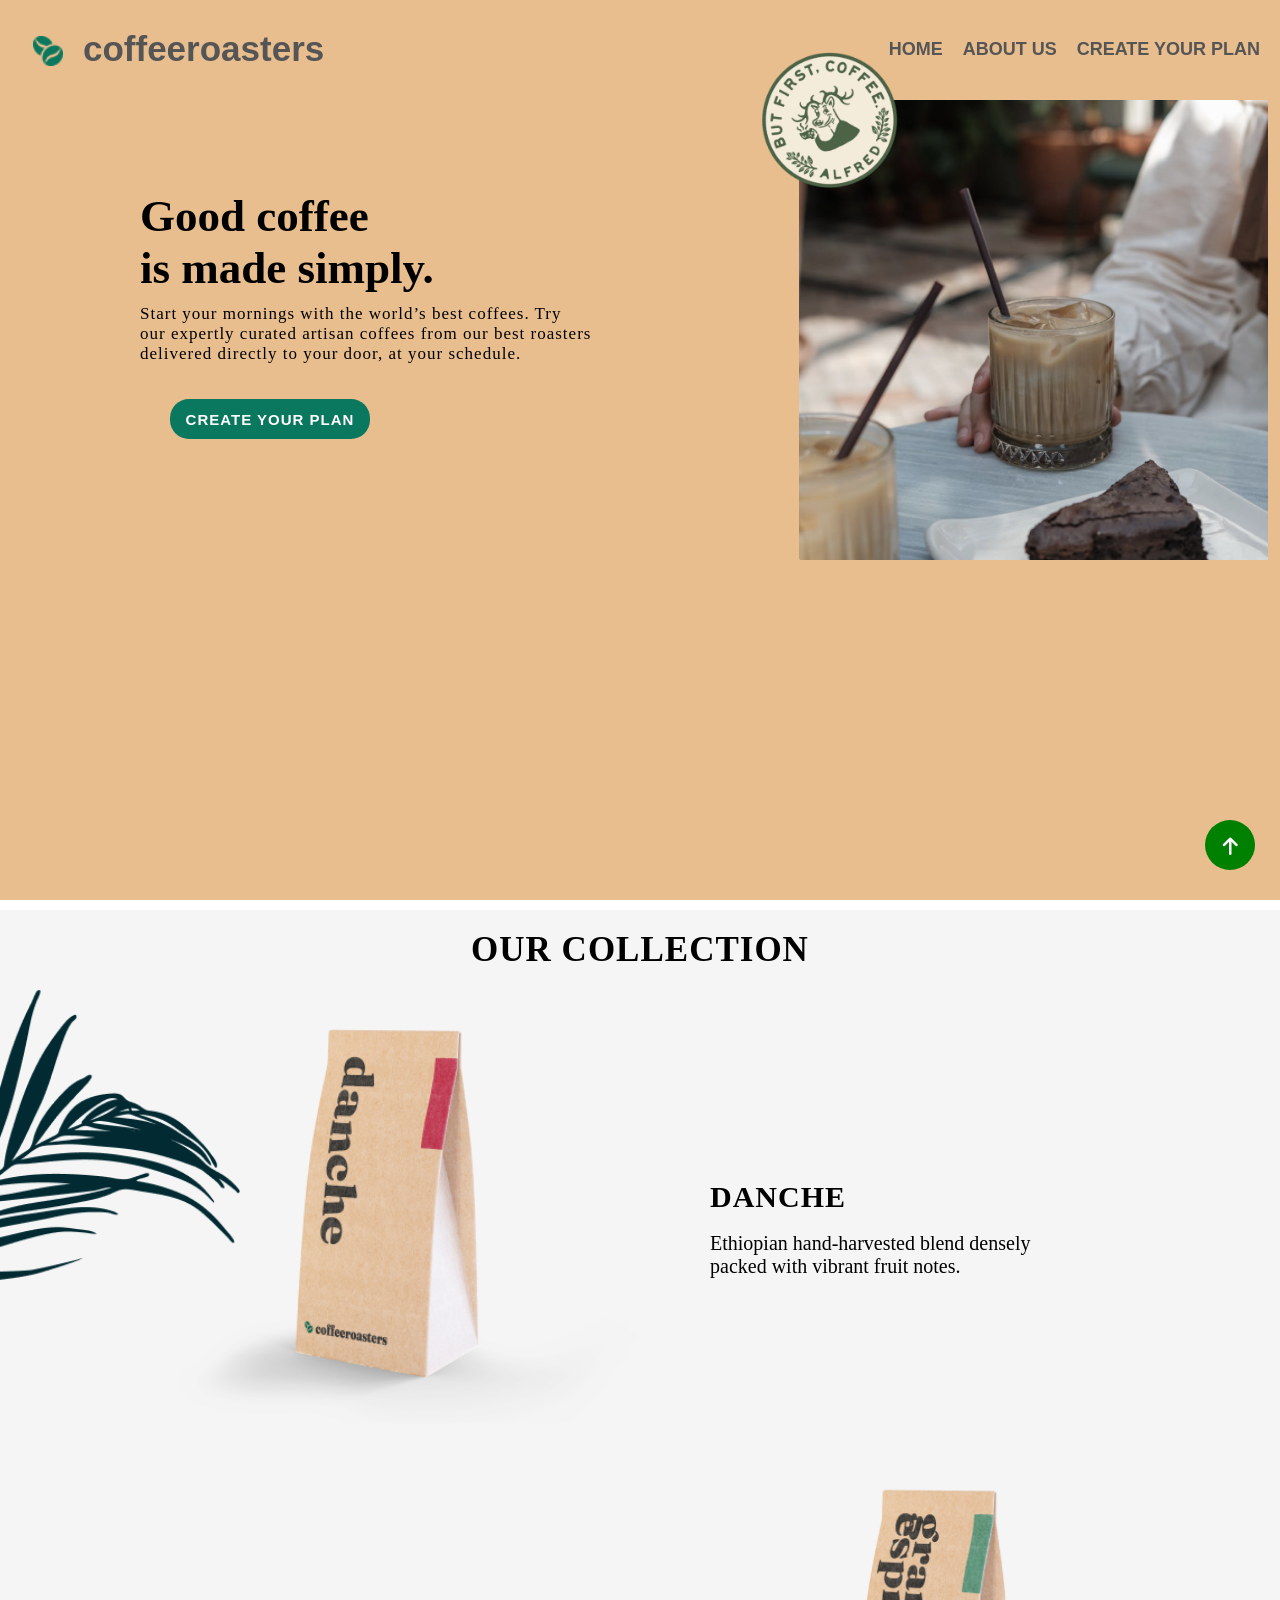
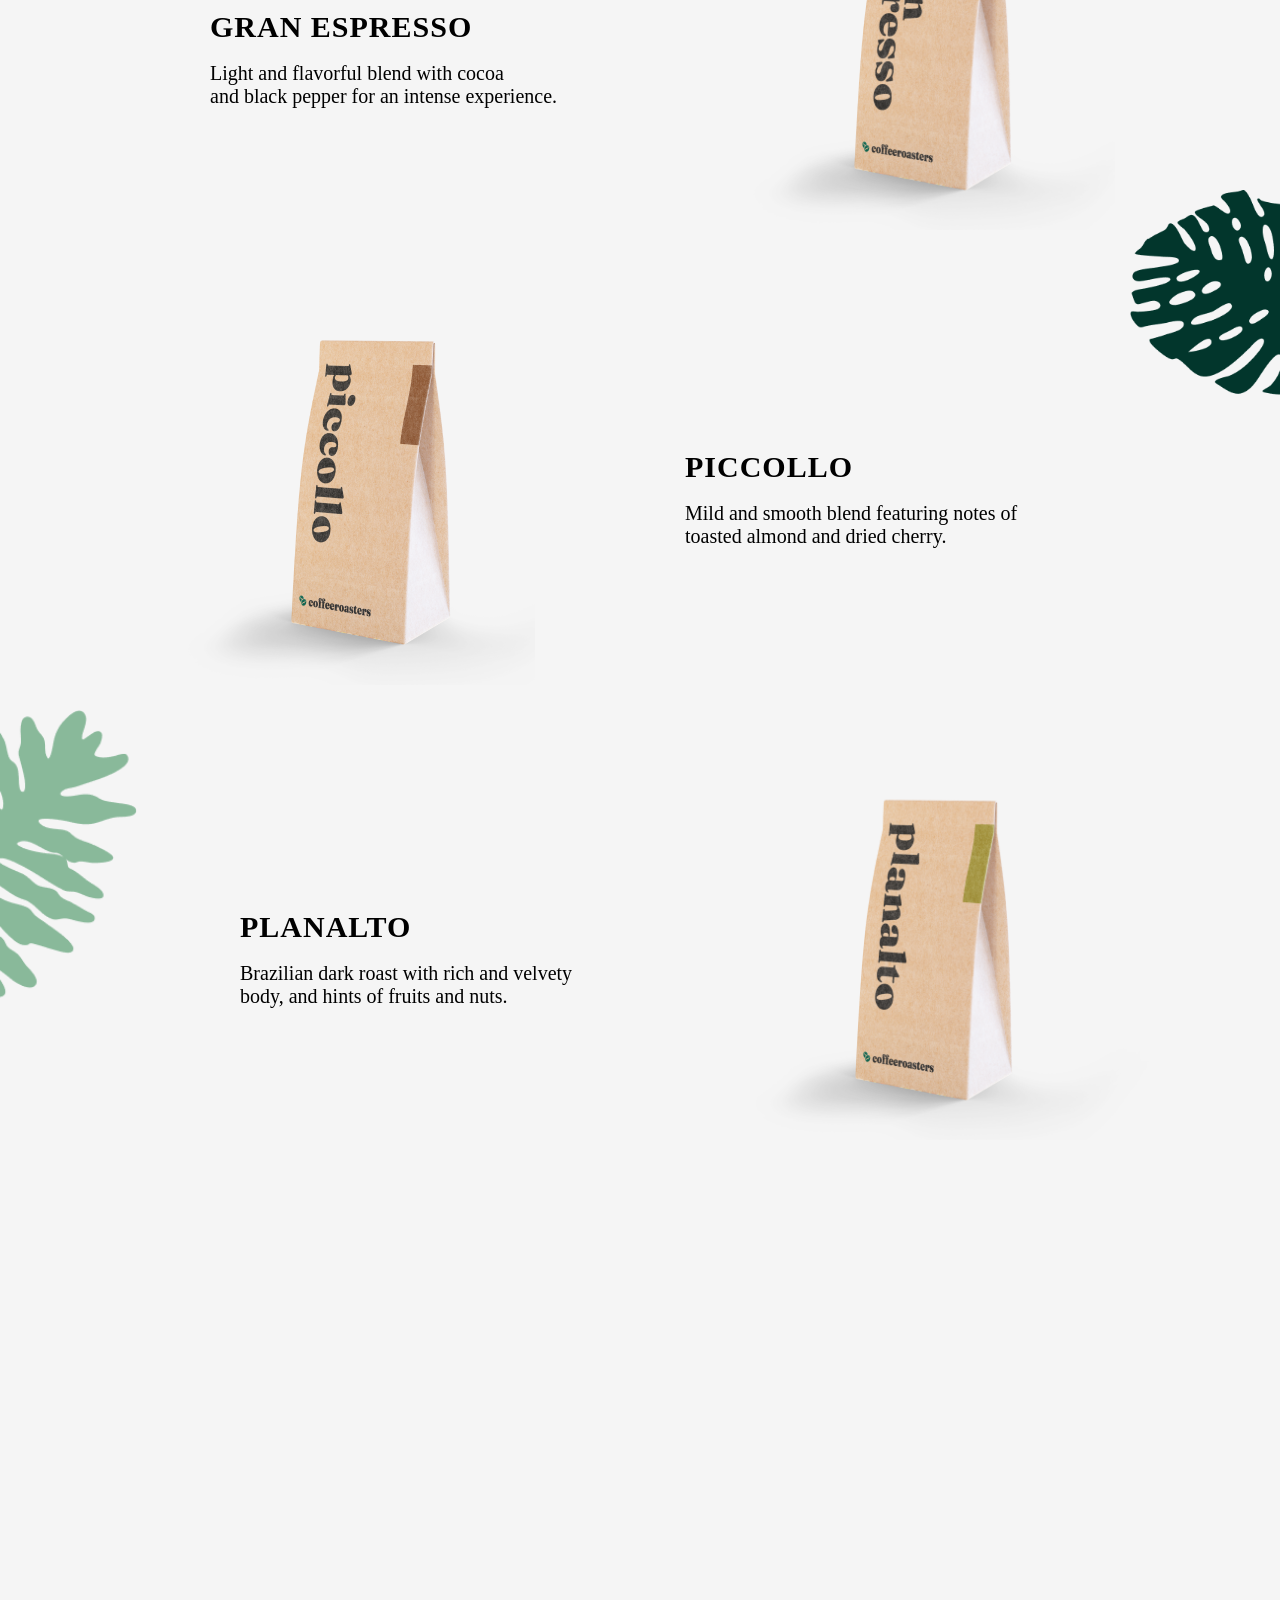
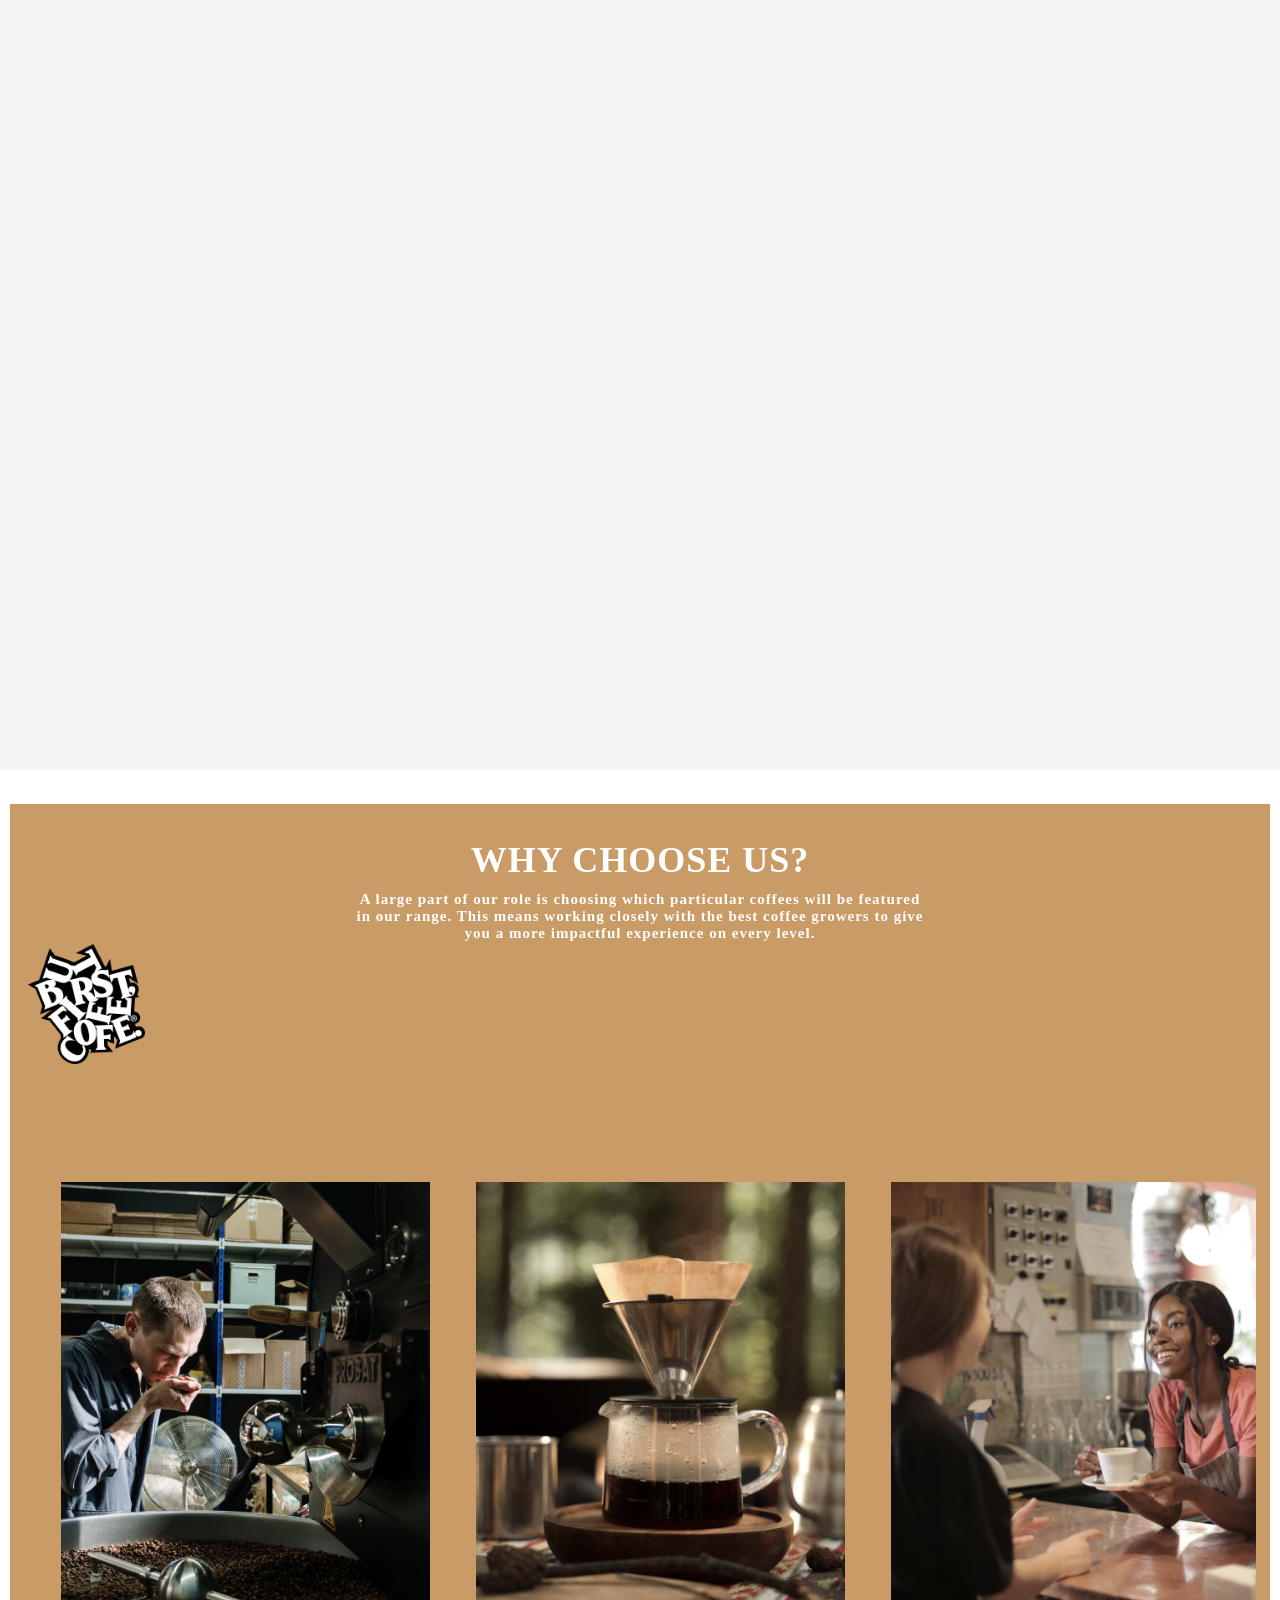
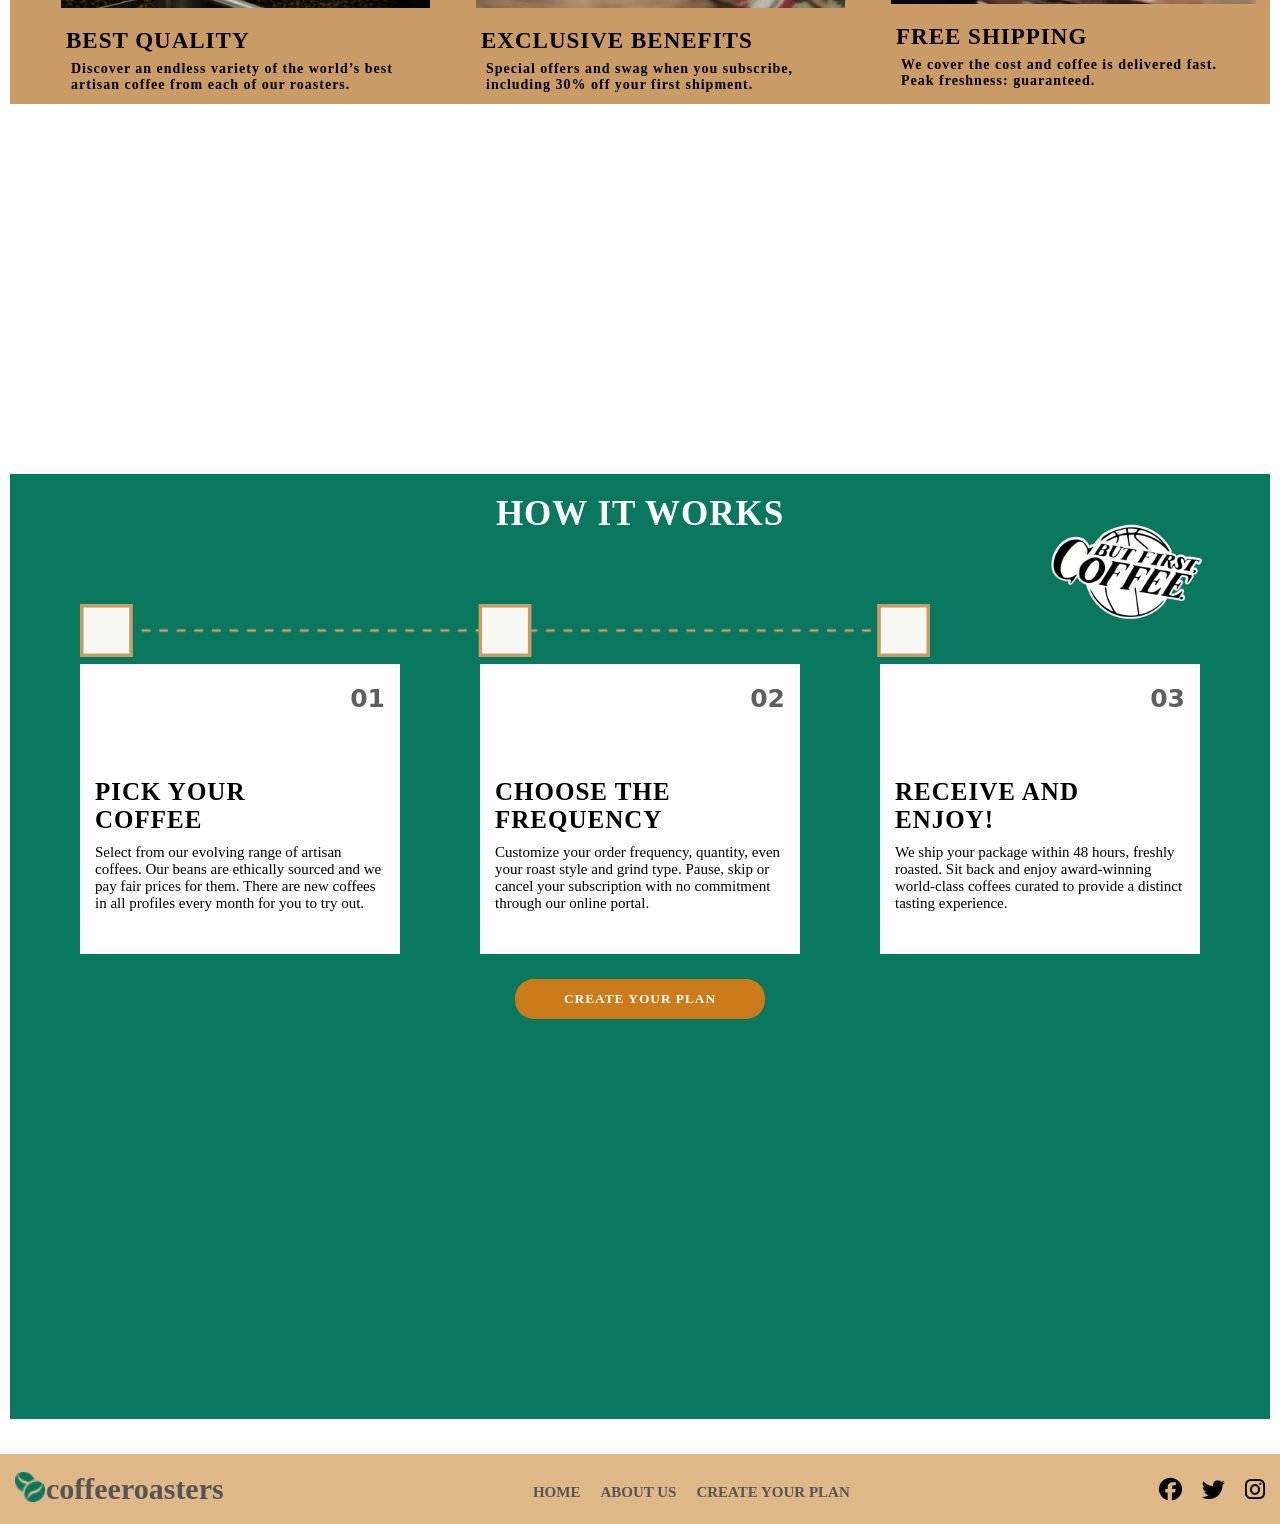
<file: Coffe11/index.html>
<!DOCTYPE html>
<html lang="en">

<head>
    <meta charset="UTF-8">
    <meta name="viewport" content="width=device-width, initial-scale=1.0">
    <link rel="stylesheet" href="https://cdnjs.cloudflare.com/ajax/libs/font-awesome/6.7.1/css/all.min.css"
        integrity="sha512-5Hs3dF2AEPkpNAR7UiOHba+lRSJNeM2ECkwxUIxC1Q/FLycGTbNapWXB4tP889k5T5Ju8fs4b1P5z/iB4nMfSQ=="
        crossorigin="anonymous" referrerpolicy="no-referrer" />
    <link rel="shortcut icon" href="./Combined Shape.png" type="image/x-icon">
    <link rel="stylesheet" href="./style.css">
    <title>Faridun</title>
</head>

<body>
    <header id="header">
        <div class="nav">
            <nav>
                <ul>
                    <li>
                        <div class="img11"></div>
                    </li>
                    <li>
                        <a href="#">coffeeroasters</a>
                    </li>
                </ul>
                <ul class="right">
                    <li>
                        <a href="/Coffe11/index.html">home</a>
                    </li>
                    <li>
                        <a href="/Coffe2/index.html">about us</a>
                    </li>
                    <li>
                        <a href="/Coffe3/index.html">Create your plan</a>
                    </li>
                </ul>
            </nav>
            <aside>
                <div class="box1">
                    <h1>Good coffee <br>
                        is made simply.</h1>
                    <p>Start your mornings with the world’s best coffees. Try <br> our expertly curated artisan coffees
                        from
                        our best roasters delivered directly to your door, at your schedule.</p>
                    <a href="#"><button>Create your plan</button></a>
                </div>
                <div class="box2"></div>
                <div class="box3"></div>
            </aside>
        </div>
        <div class="section">
            <div class="aside">
                <h1>our collection</h1>
                <div class="class"></div>
                <div class="class1"></div>
                <div class="class2"></div>
                <div class="main">
                    <div class="img"></div>
                    <div class="text">
                        <h1>Danche</h1>
                        <p>Ethiopian hand-harvested blend densely <br> packed with vibrant fruit notes.</p>
                    </div>
                </div>
                <div class="main">
                    <div class="text1">
                        <h1>Gran Espresso</h1>
                        <p>Light and flavorful blend with cocoa <br> and black pepper for an intense experience.</p>
                    </div>
                    <div class="img1"></div>
                </div>
                <div class="main">
                    <div class="img2"></div>
                    <div class="text2">
                        <h1>Piccollo</h1>
                        <p>
                            Mild and smooth blend featuring notes of toasted almond and dried cherry.
                        </p>
                    </div>
                </div>
                <div class="main">
                    <div class="text3">
                        <h1>Planalto</h1>
                        <p>Brazilian dark roast with rich and velvety body, and hints of fruits and nuts.</p>
                    </div>
                    <div class="img3"></div>
                </div>
            </div>
        </div>
        <div class="footer">
            <div class="futer1">
                <div class="color">
                    <h1>Why choose us?</h1>
                    <p>A large part of our role is choosing which particular coffees will be featured <br>
                        in our range. This means working closely with the best coffee growers to give <br>
                        you a more impactful experience on every level.</p>
                    <div class="group"></div>
                    <div class="color1">
                        <div class="leter">
                            <div class="png"></div>
                            <div class="write">
                                <h1>Best quality</h1>
                                <p>Discover an endless variety of the world’s best artisan coffee from each of our
                                    roasters.</p>
                            </div>
                        </div>
                        <div class="leter">
                            <div class="png1"></div>
                            <div class="write">
                                <h1>Exclusive benefits</h1>
                                <p>Special offers and swag when you subscribe, including 30% off your first
                                    shipment.</p>
                            </div>
                        </div>
                        <div class="leter">
                            <div class="png2"></div>
                            <div class="write">
                                <h1>Free shipping</h1>
                                <p>We cover the cost and coffee is delivered fast. Peak freshness: guaranteed.</p>
                            </div>
                        </div>
                    </div>
                </div>
            </div>
            <div class="futer2">
                <h1>How it works</h1>
                <div class="p"></div>
                <div class="b"></div>
                <div class="div">
                    <div class="div1">
                        <h2>01</h2>
                        <h1>Pick your <br> coffee</h1>
                        <p>Select from our evolving range of artisan coffees. Our beans are ethically sourced and we pay
                            fair prices for them. There are new coffees in all profiles every month for you to try out.
                        </p>
                    </div>
                    <div class="div1">
                        <h2>02</h2>
                        <h1>Choose the frequency</h1>
                        <p>Customize your order frequency, quantity, even your roast style and grind type. Pause, skip
                            or cancel your subscription with no commitment through our online portal.</p>
                    </div>
                    <div class="div1">
                        <h2>03</h2>
                        <h1>Receive and enjoy!</h1>
                        <p>We ship your package within 48 hours, freshly roasted. Sit back and enjoy award-winning
                            world-class coffees curated to provide a distinct tasting experience.</p>
                    </div>
                </div>
                <a href="#"><button>Create your plan</button></a>
            </div>
        </div>
        <div class="futer3">
            <ul class="Start">
                <div class="f"></div>
                <a href="#">coffeeroasters</a>
            </ul>
            <ul class="top">
                <a href="/Coffe11/index.html">home</a>
                <a href="/Coffe2/index.html">about us</a>
                <a href="/Coffe3/index.html">Create your plan</a>
            </ul>
            <ul class="end">
                <i class="fa-brands fa-facebook"></i>
                <i class="fa-brands fa-twitter"></i>
                <i class="fa-brands fa-instagram"></i>
            </ul>
        </div>
        <a class="up" href="#header"><i class="fa-solid fa-arrow-up"></i></a>
    </header>
</body>

</html>
</file>
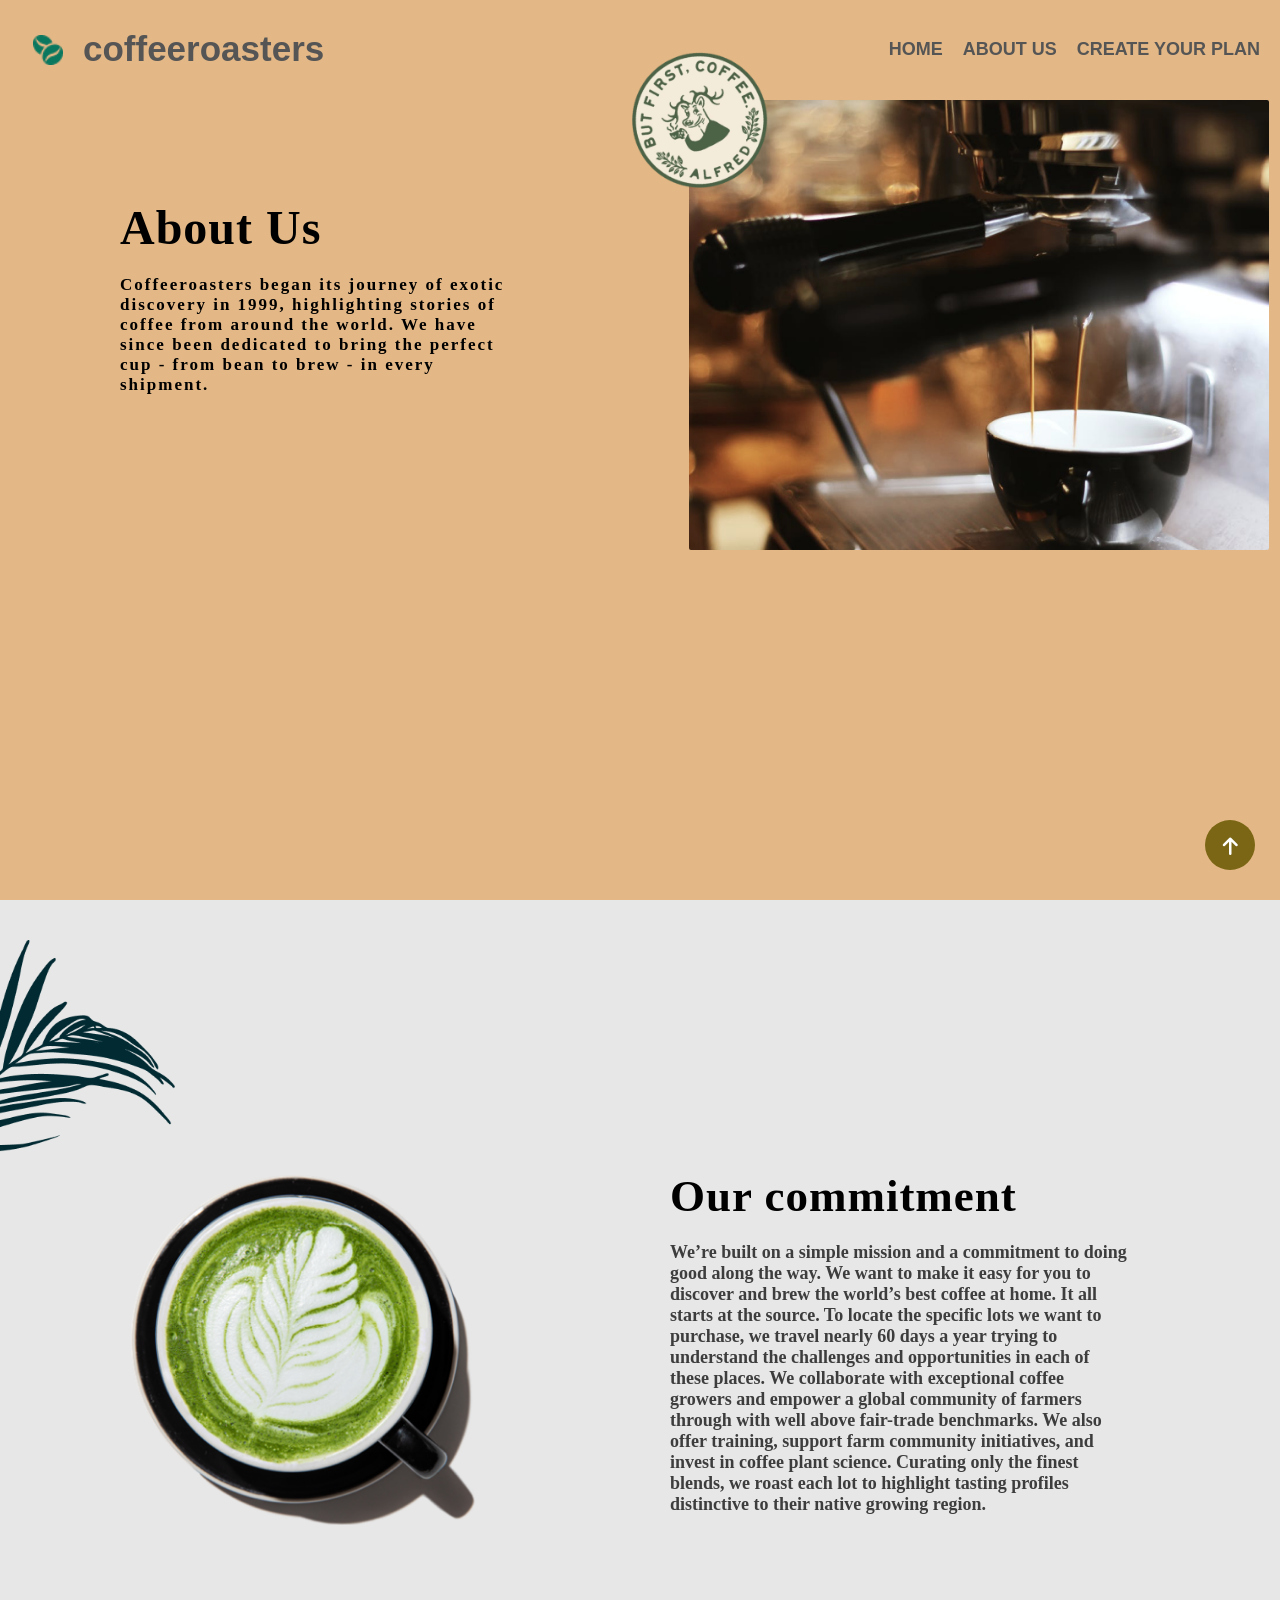
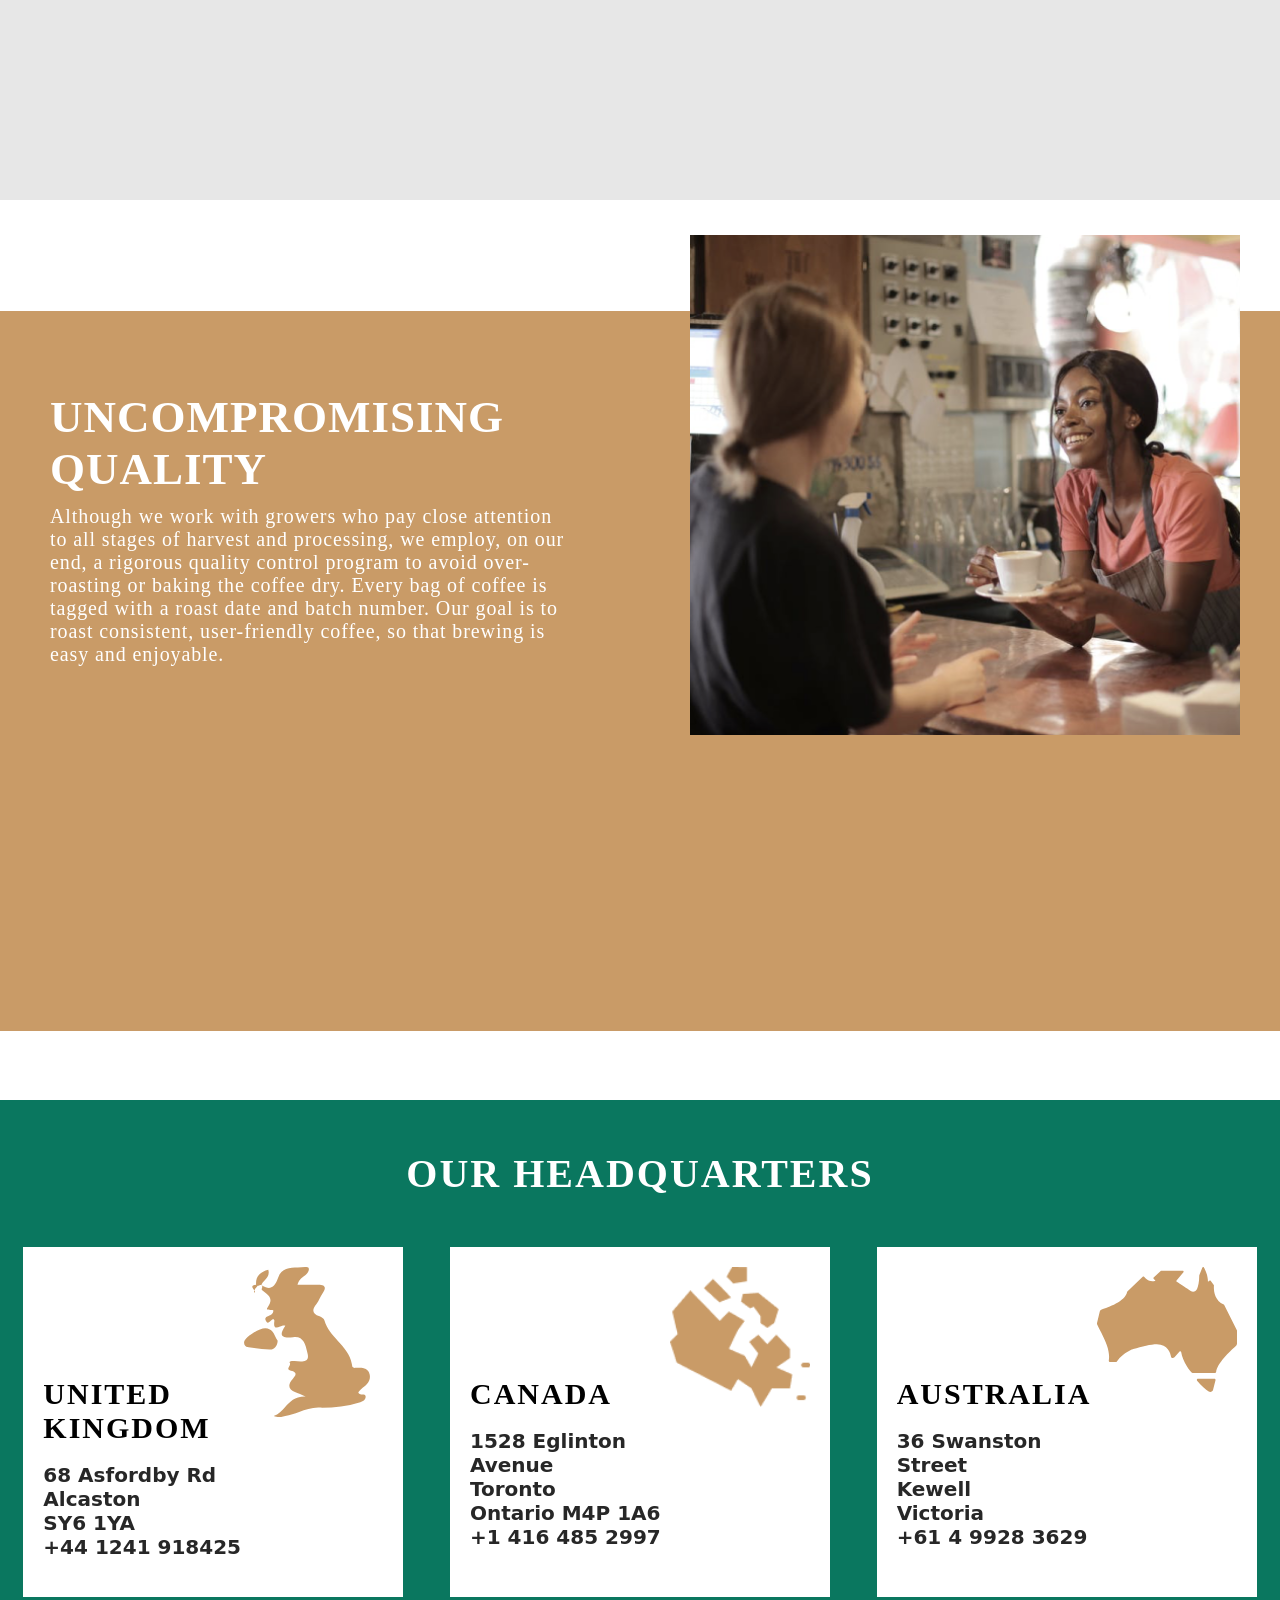
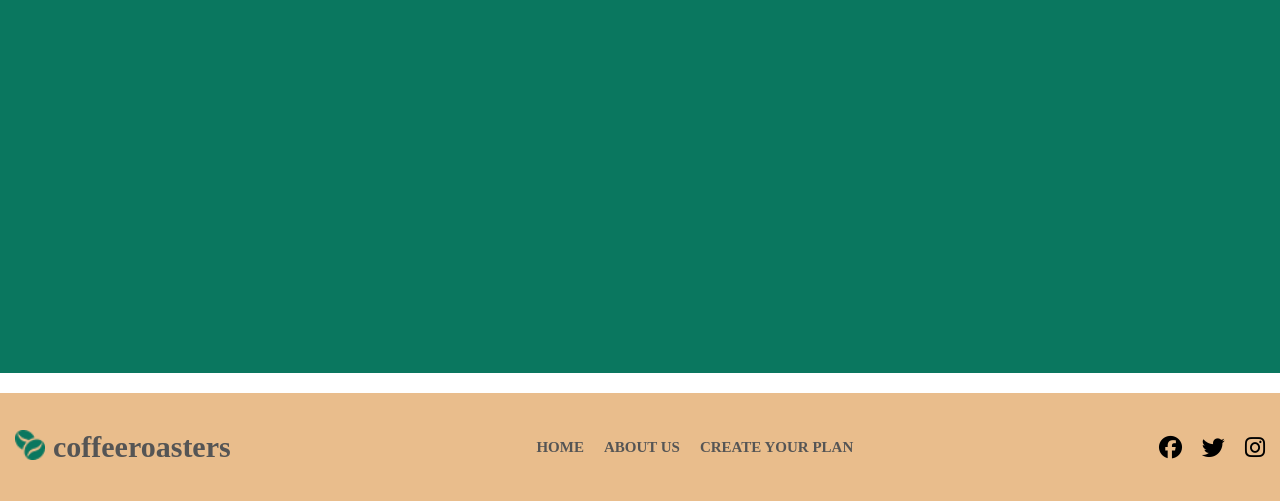
<file: Coffe2/index.html>
<!DOCTYPE html>
<html lang="en">

<head>
    <meta charset="UTF-8">
    <meta name="viewport" content="width=device-width, initial-scale=1.0">
    <link rel="stylesheet" href="https://cdnjs.cloudflare.com/ajax/libs/font-awesome/6.7.1/css/all.min.css"
        integrity="sha512-5Hs3dF2AEPkpNAR7UiOHba+lRSJNeM2ECkwxUIxC1Q/FLycGTbNapWXB4tP889k5T5Ju8fs4b1P5z/iB4nMfSQ=="
        crossorigin="anonymous" referrerpolicy="no-referrer" />
    <link rel="shortcut icon" href="./Combined Shape (7).png" type="image/x-icon">
    <link rel="stylesheet" href="./style.css">
    <title>Faridun</title>
</head>

<body>
    <header id="header">
        <div class="nav">
            <nav>
                <ul>
                    <li>
                        <div class="img11"></div>
                    </li>
                    <li>
                        <a href="#">coffeeroasters</a>
                    </li>
                </ul>
                <ul class="right">
                    <li>
                        <a href="/Coffe11/index.html">home</a>
                    </li>
                    <li>
                        <a href="/Coffe2/index.html">about us</a>
                    </li>
                    <li>
                        <a href="/Coffe3/index.html">Create your plan</a>
                    </li>
                </ul>
            </nav>
            <aside>
                <div class="box1">
                    <h1>About Us</h1>
                    <p>Coffeeroasters began its journey of exotic discovery in 1999, highlighting stories of coffee from
                        around the world. We have since been dedicated to bring the perfect cup - from bean to brew - in
                        every shipment.</p>
                </div>
                <div class="box2"></div>
                <div class="box3"></div>
            </aside>
        </div>
        <div class="section">
            <div class="img"></div>
            <div class="img1"></div>
            <div class="text">
                <h1>Our commitment</h1>
                <p>We’re built on a simple mission and a commitment to doing good along the way. We want to make it easy
                    for you to discover and brew the world’s best coffee at home. It all starts at the source. To locate
                    the specific lots we want to purchase, we travel nearly 60 days a year trying to understand the
                    challenges and opportunities in each of these places. We collaborate with exceptional coffee growers
                    and empower a global community of farmers through with well above fair-trade benchmarks. We also
                    offer training, support farm community initiatives, and invest in coffee plant science. Curating
                    only the finest blends, we roast each lot to highlight tasting profiles distinctive to their native
                    growing region.</p>
            </div>
        </div>
        <div class="aside">
            <div class="aside_1">
                <div class="text1">
                    <h1>Uncompromising quality</h1>
                    <p>Although we work with growers who pay close attention to all stages of harvest and processing, we
                        employ, on our end, a rigorous quality control program to avoid over-roasting or baking the
                        coffee dry. Every bag of coffee is tagged with a roast date and batch number. Our goal is to
                        roast consistent, user-friendly coffee, so that brewing is easy and enjoyable.</p>
                </div>
                <div class="img3"></div>
            </div>
        </div>
        <div class="main">
            <h1>Our headquarters</h1>
            <div class="mian">
                <div class="main1">
                    <div class="text2">
                        <h1>United Kingdom</h1>
                        <p>68 Asfordby Rd <br>
                            Alcaston <br>
                            SY6 1YA <br>
                            +44 1241 918425</p>
                    </div>
                    <div class="img4"></div>
                </div>
                <div class="main1">
                    <div class="text2">
                        <h1>Canada</h1>
                        <p>1528 Eglinton Avenue <br>
                            Toronto <br>
                            Ontario M4P 1A6 <br>
                            +1 416 485 2997</p>
                    </div>
                    <div class="img5"></div>
                </div>
                <div class="main1">
                    <div class="text2">
                        <h1>Australia</h1>
                        <p>36 Swanston Street <br>
                            Kewell <br>
                            Victoria <br>
                            +61 4 9928 3629</p>
                    </div>
                    <div class="img6"></div>
                </div>
            </div>
        </div>
        <div class="footer">
            <ul class="Start">
                <div class="f"></div>
                <a href="#">coffeeroasters</a>
            </ul>
            <ul class="top">
                <a href="/Coffe11/index.html">home</a>
                <a href="/Coffe2/index.html">about us</a>
                <a href="/Coffe3/index.html">Create your plan</a>
            </ul>
            <ul class="end">
                <i class="fa-brands fa-facebook"></i>
                <i class="fa-brands fa-twitter"></i>
                <i class="fa-brands fa-instagram"></i>
            </ul>
        </div>
        <a class="up" href="#header"><i class="fa-solid fa-arrow-up"></i></a>
    </header>

</body>

</html>
</file>
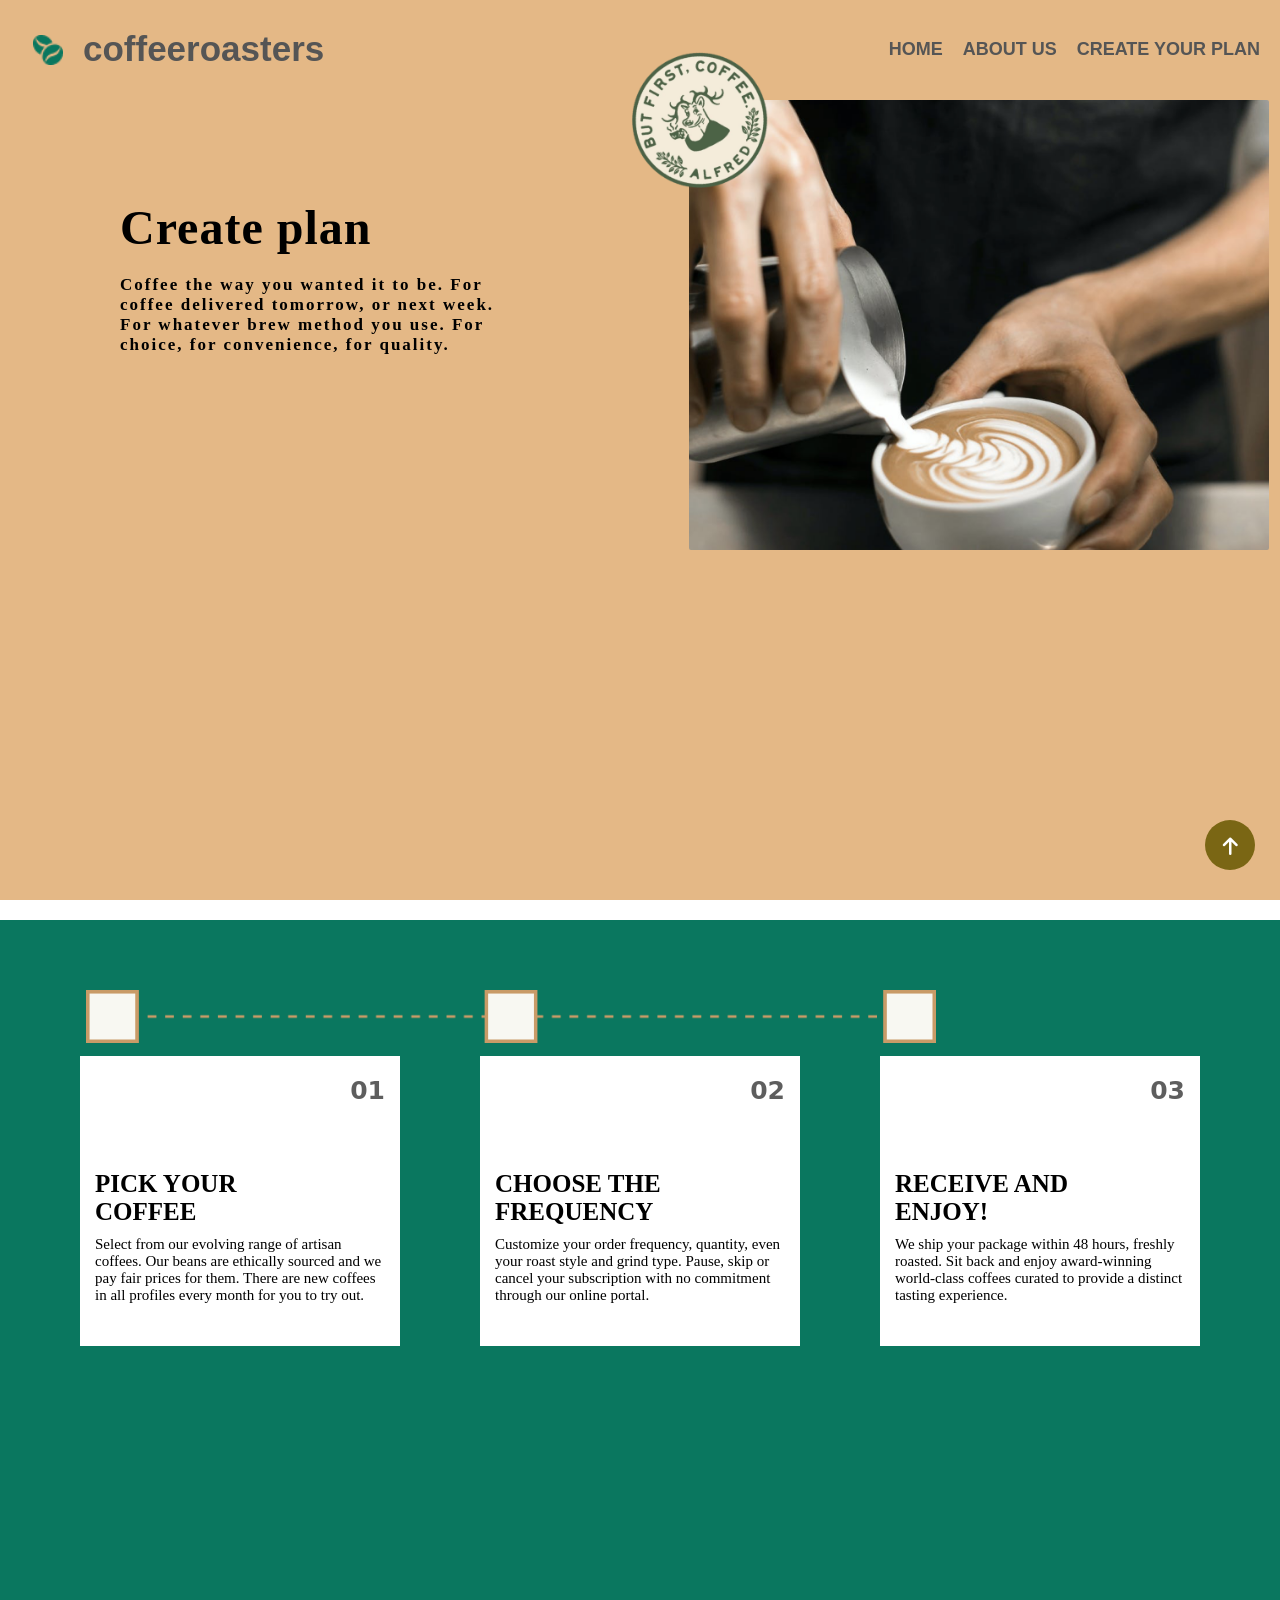
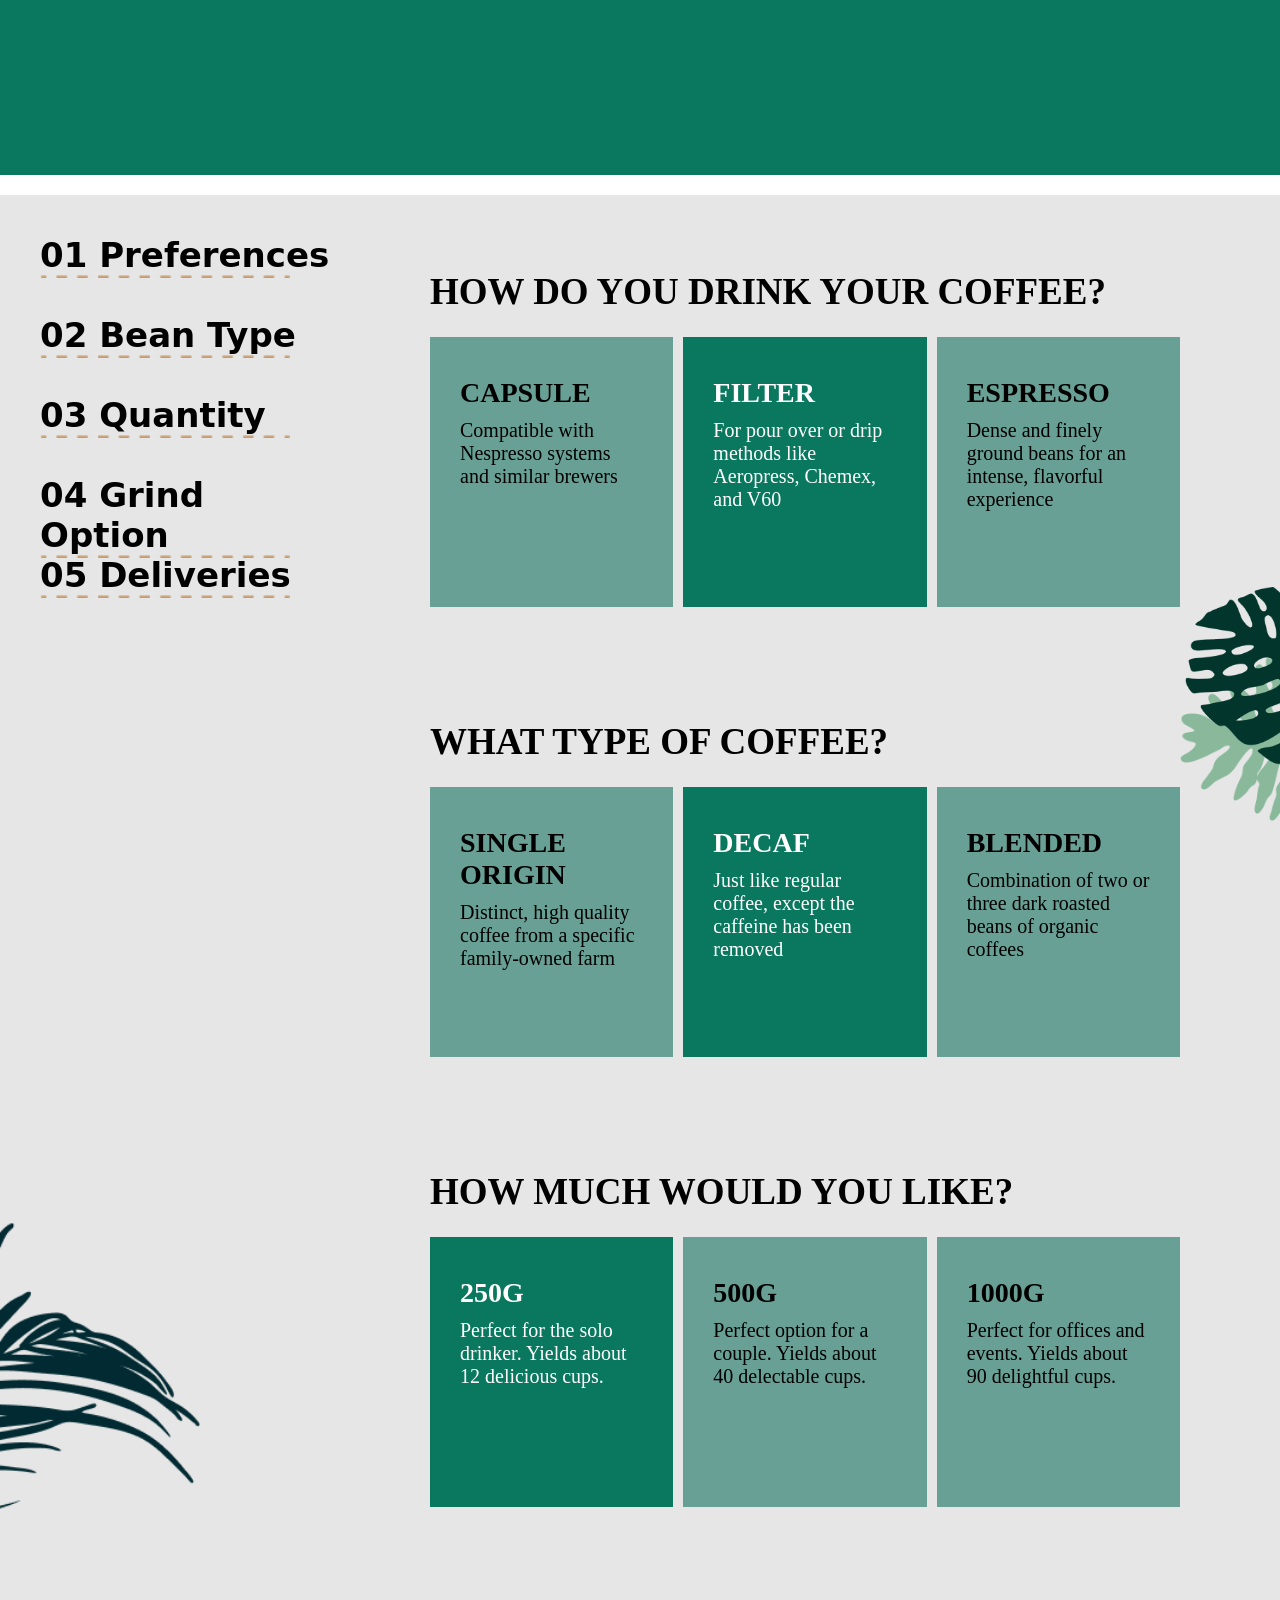
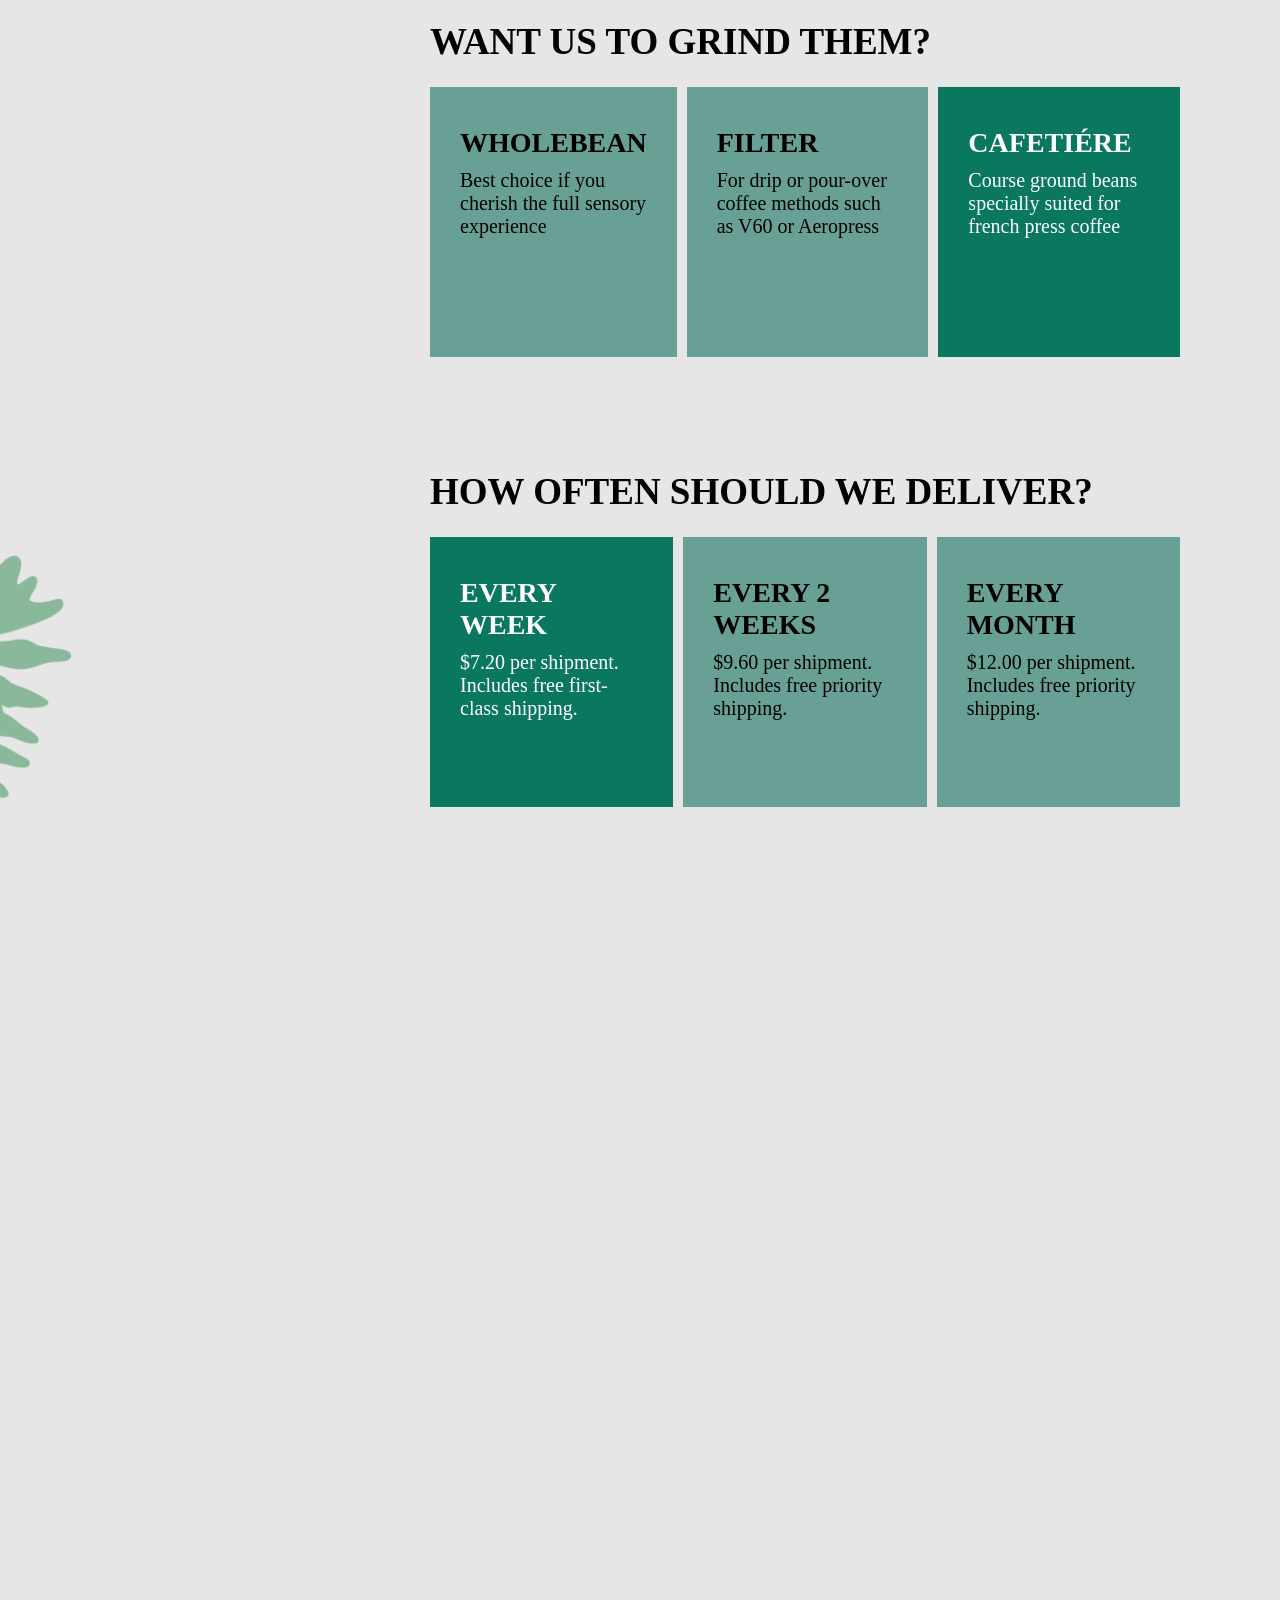
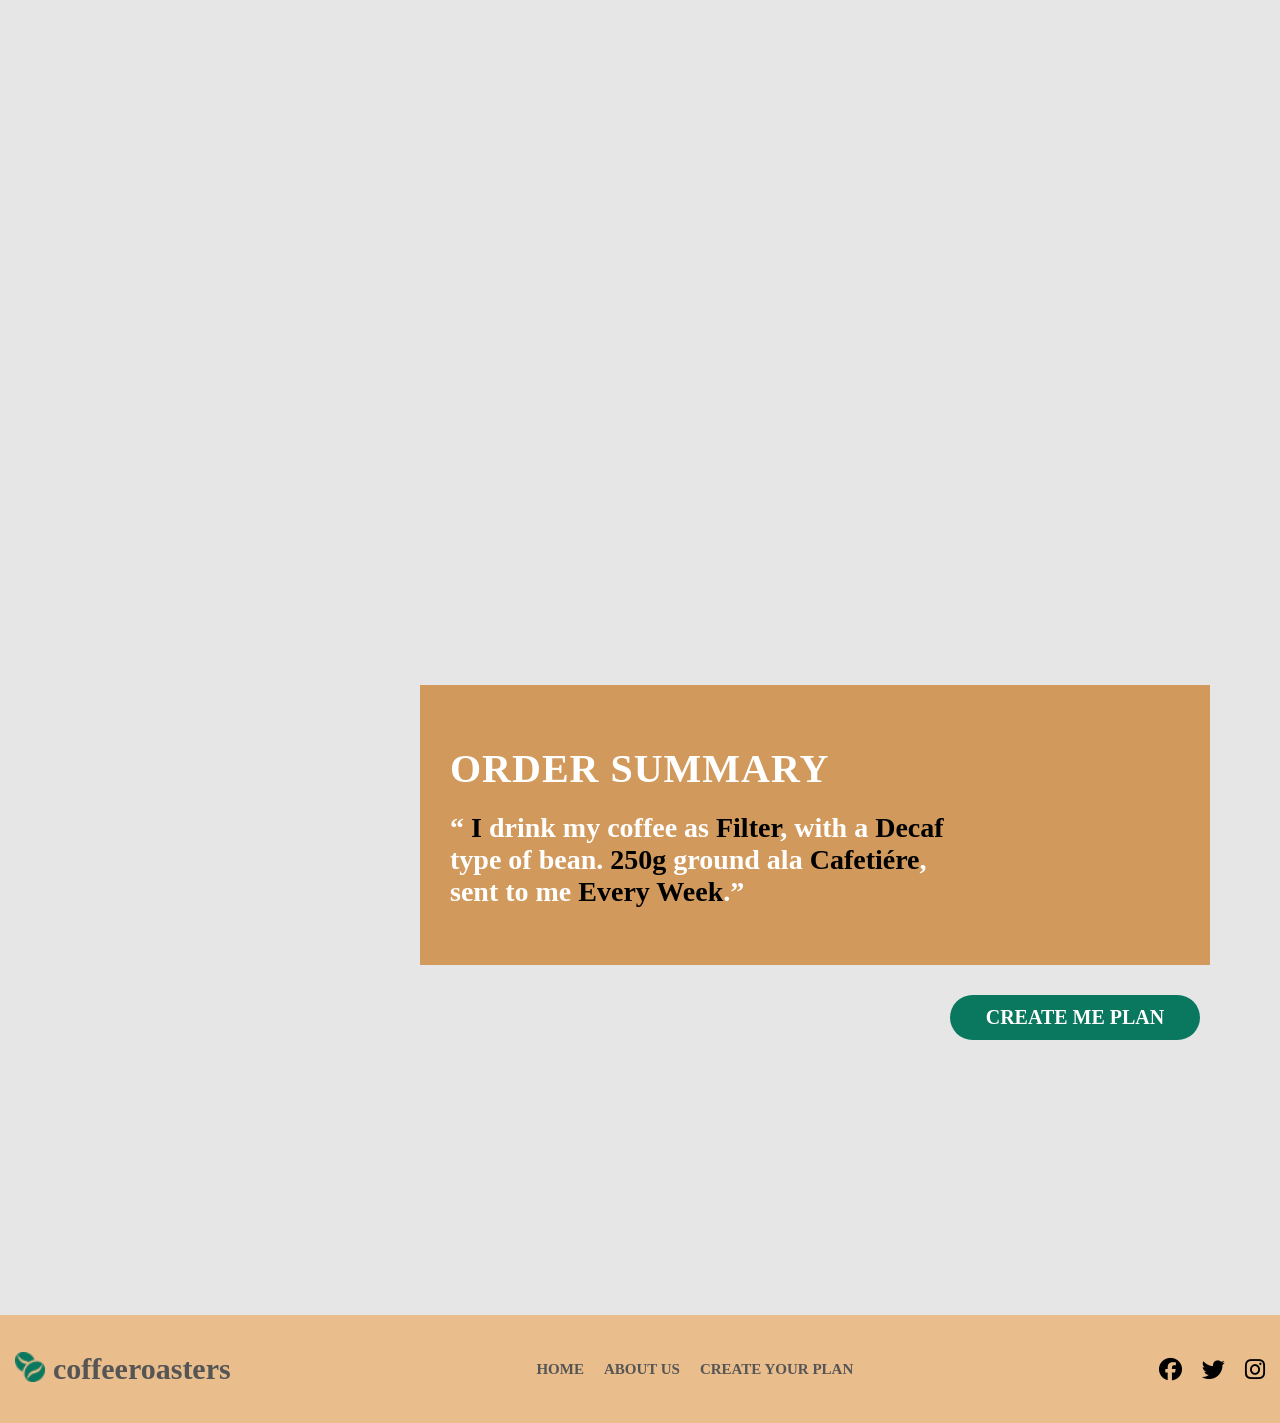
<file: Coffe3/index.html>
<!DOCTYPE html>
<html lang="en">

<head>
    <meta charset="UTF-8">
    <meta name="viewport" content="width=device-width, initial-scale=1.0">
    <link rel="stylesheet" href="https://cdnjs.cloudflare.com/ajax/libs/font-awesome/6.7.1/css/all.min.css"
        integrity="sha512-5Hs3dF2AEPkpNAR7UiOHba+lRSJNeM2ECkwxUIxC1Q/FLycGTbNapWXB4tP889k5T5Ju8fs4b1P5z/iB4nMfSQ=="
        crossorigin="anonymous" referrerpolicy="no-referrer" />
    <link rel="shortcut icon" href="./Combined Shape (1).png" type="image/x-icon">
    <link rel="stylesheet" href="./style.css">
    <title>Faridun</title>
</head>

<body>
    <header id="header">
        <div class="nav">
            <nav>
                <ul>
                    <li>
                        <div class="img11"></div>
                    </li>
                    <li>
                        <a href="#">coffeeroasters</a>
                    </li>
                </ul>
                <ul class="right">
                    <li>
                        <a href="/Coffe11/index.html">home</a>
                    </li>
                    <li>
                        <a href="/Coffe2/index.html">about us</a>
                    </li>
                    <li>
                        <a href="/Coffe3/index.html">Create your plan</a>
                    </li>
                </ul>
            </nav>
            <aside>
                <div class="box1">
                    <h1>Create plan</h1>
                    <p>Coffee the way you wanted it to be. For coffee delivered tomorrow, or next week. For whatever
                        brew method you use. For choice, for convenience, for quality.</p>
                </div>
                <div class="box2"></div>
                <div class="box3"></div>
            </aside>
        </div>
        <div class="futer">
            <div class="b"></div>
            <div class="div">
                <div class="div1">
                    <h2>01</h2>
                    <h1>Pick your <br> coffee</h1>
                    <p>Select from our evolving range of artisan coffees. Our beans are ethically sourced and we pay
                        fair prices for them. There are new coffees in all profiles every month for you to try out.
                    </p>
                </div>
                <div class="div1">
                    <h2>02</h2>
                    <h1>Choose the <br> frequency</h1>
                    <p>Customize your order frequency, quantity, even your roast style and grind type. Pause, skip
                        or cancel your subscription with no commitment through our online portal.</p>
                </div>
                <div class="div1">
                    <h2>03</h2>
                    <h1>Receive and <br> enjoy!</h1>
                    <p>We ship your package within 48 hours, freshly roasted. Sit back and enjoy award-winning
                        world-class coffees curated to provide a distinct tasting experience.</p>
                </div>
            </div>
        </div>
        <div class="footer">
            <div class="a"></div>
            <div class="b"></div>
            <div class="d"></div>
            <div class="e"></div>
            <div class="footer1">
                <div class="text">
                    <h1>01 Preferences</h1>
                    <div class="f"></div>
                </div>
                <div class="text">
                    <h1>02 Bean Type</h1>
                    <div class="f"></div>
                </div>
                <div class="text">
                    <h1>03 Quantity</h1>
                    <div class="f"></div>
                </div>
                <div class="text">
                    <h1>04 Grind Option</h1>
                    <div class="f"></div>
                </div>
                <div class="text">
                    <h1>05 Deliveries</h1>
                    <div class="f"></div>
                </div>
            </div>
            <div class="footer2">
                <div class="img">
                    <h1>How do you drink your coffee?</h1>
                    <div class="card">
                        <div class="card1">
                            <h1>Capsule</h1>
                            <p>Compatible with <br> Nespresso systems and similar brewers</p>
                        </div>
                        <div class="card2">
                            <h1>Filter</h1>
                            <p>For pour over or drip methods like Aeropress, Chemex, and V60</p>
                        </div>
                        <div class="card1">
                            <h1>Espresso</h1>
                            <p>Dense and finely ground beans for an intense, flavorful experience</p>
                        </div>
                    </div>
                </div>
                <div class="img">
                    <h1>What type of coffee?</h1>
                    <div class="card">
                        <div class="card1">
                            <h1>Single Origin</h1>
                            <p>Distinct, high quality coffee from a specific family-owned farm</p>
                        </div>
                        <div class="card2">
                            <h1>Decaf</h1>
                            <p>Just like regular coffee, except the caffeine has been removed</p>
                        </div>
                        <div class="card1">
                            <h1>Blended</h1>
                            <p>Combination of two or three dark roasted beans of organic coffees</p>
                        </div>
                    </div>
                </div>
                <div class="img">
                    <h1>How much would you like?</h1>
                    <div class="card">
                        <div class="card2">
                            <h1>250g</h1>
                            <p>Perfect for the solo drinker. Yields about 12 delicious cups.</p>
                        </div>
                        <div class="card1">
                            <h1>500g</h1>
                            <p>Perfect option for a couple. Yields about 40 delectable cups.</p>
                        </div>
                        <div class="card1">
                            <h1>1000g</h1>
                            <p>Perfect for offices and events. Yields about 90 delightful cups.</p>
                        </div>
                    </div>
                </div>
                <div class="img">
                    <h1>Want us to grind them?</h1>
                    <div class="card">
                        <div class="card1">
                            <h1>Wholebean</h1>
                            <p>Best choice if you cherish the full sensory experience</p>
                        </div>
                        <div class="card1">
                            <h1>Filter</h1>
                            <p>For drip or pour-over coffee methods such as V60 or Aeropress</p>
                        </div>
                        <div class="card2">
                            <h1>Cafetiére</h1>
                            <p>Course ground beans specially suited for french press coffee</p>
                        </div>
                    </div>
                </div>
                <div class="img">
                    <h1>How often should we deliver?</h1>
                    <div class="card">
                        <div class="card2">
                            <h1>Every week</h1>
                            <p>$7.20 per shipment. Includes free first-class shipping.</p>
                        </div>
                        <div class="card1">
                            <h1>Every 2 weeks</h1>
                            <p>$9.60 per shipment. Includes free priority shipping.</p>
                        </div>
                        <div class="card1">
                            <h1>Every month</h1>
                            <p>$12.00 per shipment. Includes free priority shipping.</p>
                        </div>
                    </div>
                </div>
            </div>
        </div>
        <div class="rasm">
            <div class="rasm7">
                <h1>Order Summary</h1>
                <h2>“ <span>I</span> drink my coffee as <span>Filter</span>, with a <span>Decaf</span> <br> type of
                    bean.
                    <span>250g</span> ground ala <span>Cafetiére</span>, <br> sent
                    to me <span>Every
                        Week</span>.”
                </h2>
            </div>
            <a href="#"><button>Create me plan</button></a>
        </div>
        <div class="footer5">
            <ul class="Start">
                <div class="v"></div>
                <a href="#">coffeeroasters</a>
            </ul>
            <ul class="top">
                <a href="/Coffe11/index.html">home</a>
                <a href="/Coffe2/index.html">about us</a>
                <a href="/Coffe3/index.html">Create your plan</a>
            </ul>
            <ul class="end">
                <i class="fa-brands fa-facebook"></i>
                <i class="fa-brands fa-twitter"></i>
                <i class="fa-brands fa-instagram"></i>
            </ul>
        </div>
        <a class="up" href="#header"><i class="fa-solid fa-arrow-up"></i></a>
    </header>
</body>

</html>
</file>
<file: Coffe11/style.css>
* {
    padding: 0;
    margin: 0;
    box-sizing: border-box;
}

html {
    font-size: 20px;
    scroll-behavior: smooth;
}

header {
    width: 100%;
    height: 250vh;
    margin: auto;
}

header .nav {
    width: 100%;
    height: 100vh;
    background-color: #e8be8f;
    padding: 1.2rem 0.5rem;
    margin: auto;
    display: block;
}

header .nav nav {
    width: 100%;
    height: 2.5rem;
    display: flex;
    margin: auto;
    justify-content: space-between;
    align-items: center;
}


header nav ul {
    display: flex;
}

header .nav nav ul li {
    display: flex;
    list-style: none;
    padding: 0.5rem;
}

header .nav nav ul li .img11 {
    width: 1.5rem;
    height: 1.5rem;
    background-image: url(./Combined\ Shape.png);
    background-repeat: no-repeat;
    background-size: contain;
    margin: 0.35rem 0 0 0.65rem;
}

header .nav nav ul li a {
    display: flex;
    text-decoration: none;
    gap: 0.7rem;
    font-family: 'Gill Sans', 'Gill Sans MT', Calibri, 'Trebuchet MS', sans-serif;
    font-size: 1.75rem;
    color: #555555;
    font-weight: 600;
}

header .nav nav ul.right {
    display: flex;
    justify-content: space-between;
}

header .nav nav ul.right li a {
    display: flex;
    font-size: 0.9rem;
    text-transform: uppercase;
    transition-duration: .5s;
    justify-content: center;
    align-items: center;
}

header .nav nav ul.right li a:hover {
    color: #0A775F;
    font-size: 0.99rem;
    transition-duration: .5s;
}

header .nav aside {
    width: 100%;
    height: 25rem;
    display: flex;
    padding: 3.5rem 0 0 0;
    margin: auto;
}

header .nav .box1 {
    width: 25rem;
    height: 15rem;
    position: absolute;
    top: 9.5rem;
    left: 7rem;
}

header .nav .box1 h1 {
    font-size: 2.25rem;
    font-family: Georgia, 'Times New Roman', Times, serif;
    font-weight: 700;
}

header .nav .box1 p {
    font-size: 0.85rem;
    font-family: Georgia, 'Times New Roman', Times, serif;
    font-weight: 500;
    margin: 0.5rem 0 0 0;
    letter-spacing: 0.05rem;
}

header .nav .box1 button {
    width: 10rem;
    height: 2rem;
    margin: 1.75rem 0 0 1.5rem;
    border: none;
    border-radius: 0.95rem;
    background-color: #0A775F;
    color: white;
    font-size: 0.75rem;
    font-weight: 600;
    text-transform: uppercase;
    letter-spacing: 0.05rem;
    text-align: center;
    justify-content: center;
    transition-duration: .5s;
}

header .nav .box1 button:hover {
    transition-duration: .5s;
    color: #0A775F;
    background-color: white;
    box-shadow: 0 0 0.5rem 0.15rem #0A775F;
    cursor: pointer;
}

header .nav .box2 {
    width: 23.5rem;
    height: 23rem;
    position: absolute;
    top: 5rem;
    right: 0.55rem;
    border-radius: 0.1rem;
    background-image: url(./Rectangle\ 679.png);
    background-repeat: no-repeat;
    background-size: contain;
    transition-duration: .5s;
}

header .nav .box3 {
    width: 9rem;
    height: 9rem;
    position: absolute;
    top: 1.5rem;
    right: 18rem;
    background-image: url(./image\ 40.png);
    background-repeat: no-repeat;
    background-size: contain;
}


header .nav .box2:hover {
    transition-duration: .5s;
    box-shadow: 0.2rem 0.2rem 0.2rem #0A775F;
}

header .section {
    width: 100%;
    height: 346vh;
    margin: auto;
}

header .section .aside {
    width: 100%;
    height: 340vh;
    background-color: whitesmoke;
    text-align: center;
    margin: auto;
    position: relative;
}

header .section .aside h1 {
    font-size: 1.75rem;
    text-transform: uppercase;
    font-family: Georgia, 'Times New Roman', Times, serif;
    letter-spacing: 0.05rem;
    margin: 0.5rem 0 0 0;
    padding: 1rem 0 0 0;
}

header .section .aside .class {
    width: 12rem;
    height: 15rem;
    background-image: url(./leaves-left.png);
    background-repeat: no-repeat;
    background-size: cover;
    position: absolute;
    top: 4rem;
    left: 0;
}

header .section .aside .class1 {
    width: 7.5rem;
    height: 15.5rem;
    background-image: url(./Fill-1.png);
    background-repeat: no-repeat;
    background-size: contain;
    position: absolute;
    top: 44rem;
    right: 0;
}

header .section .aside .class2 {
    width: 7.5rem;
    height: 15rem;
    background-image: url(./leaves-left-light.png);
    background-repeat: no-repeat;
    background-size: contain;
    position: absolute;
    top: 70rem;
    left: 0;
}

header .section .aside .main {
    width: 60rem;
    height: 22.5rem;
    margin: auto;
    padding: 1rem;
    display: flex;
    position: relative;
}

header .section .aside .main .img {
    width: 25rem;
    height: 21rem;
    background-image: url(./kopi4.png);
    background-repeat: no-repeat;
    background-size: cover;
    margin: 1rem 4.5rem;
}

header .section .aside .main .text {
    width: 22.5rem;
    height: 7.5rem;
    position: absolute;
    padding: 1rem;
    top: 8.5rem;
    left: 32.5rem;
    text-align: start;
}

header .section .aside .main .text h1 {
    font-size: 1.5rem;
    text-align: start;
    margin: auto;
    font-family: Georgia, 'Times New Roman', Times, serif;
    font-weight: 700;
}

header .section .aside .main .text p {
    font-size: 1rem;
    text-align: start;
    font-family: Georgia, 'Times New Roman', Times, serif;
    font-weight: 500;
    margin: 0.9rem 0 0 0;
}

header .section .aside .main .text1 {
    width: 22.5rem;
    height: 7.5rem;
    margin: 7.5rem 7.5rem;
}

header .section .aside .main .text1 h1 {
    font-size: 1.5rem;
    text-align: start;
    margin: auto;
    font-family: Georgia, 'Times New Roman', Times, serif;
    font-weight: 700;
}

header .section .aside .main .text1 p {
    font-size: 1rem;
    text-align: start;
    font-family: Georgia, 'Times New Roman', Times, serif;
    font-weight: 500;
    margin: 0.9rem 0 0 0;
}

header .section .aside .main .img1 {
    width: 20rem;
    height: 18.5rem;
    background-image: url(./kopi1\ copy.png);
    background-repeat: no-repeat;
    background-size: cover;
    position: absolute;
    top: 2rem;
    left: 33.75rem;
}

header .section .aside .main .text2 {
    width: 40rem;
    height: 7.5rem;
    margin: 7rem 7.5rem;
    text-align: start;
}

header .section .aside .main .img2 {
    width: 40rem;
    height: 19.5rem;
    background-image: url(./kopi3.png);
    background-repeat: no-repeat;
    background-size: auto;
    margin: 1rem 0 0 4.5rem;
}


header .section .aside .main .text2 h1 {
    font-size: 1.5rem;
    margin: auto;
    font-family: Georgia, 'Times New Roman', Times, serif;
    font-weight: 700;
}


header .section .aside .main .text2 p {
    font-size: 1rem;
    font-family: Georgia, 'Times New Roman', Times, serif;
    font-weight: 500;
    margin: 0.9rem 0 0 0;
}


header .section .aside .main .text3 {
    width: 45rem;
    height: 7.5rem;
    margin: 7.5rem 5rem 0 9rem;
    text-align: start;
}

header .section .aside .main .text3 h1 {
    font-size: 1.5rem;
    margin: auto;
    font-family: Georgia, 'Times New Roman', Times, serif;
    font-weight: 700;
}


header .section .aside .main .text3 p {
    font-size: 1rem;
    font-family: Georgia, 'Times New Roman', Times, serif;
    font-weight: 500;
    margin: 0.9rem 0 0 0;
}

header .section .aside .main .img3 {
    width: 45rem;
    height: 18.5rem;
    background-image: url(./kopi2.png);
    background-repeat: no-repeat;
    background-size: cover;
    padding: 2.5rem;
    margin: 1.5rem 3.5rem 0 0;
}

header .footer {
    width: 100%;
    height: 250vh;
    margin: -1.5rem auto 0;
    display: block;
}

header .footer .futer1 {
    width: 1260px;
    height: 140vh;
    margin: 0.5rem auto;
    text-align: center;
}

header .footer .futer1 .color {
    width: 63rem;
    height: 100vh;
    background-color: #C99B67;
    padding: 1.75rem;
    margin: auto;
    position: relative;
}

header .footer .futer1 .color h1 {
    font-size: 1.8rem;
    font-family: Georgia, 'Times New Roman', Times, serif0;
    font-weight: 700;
    color: white;
    text-transform: uppercase;
    letter-spacing: 0.05rem;
}

header .footer .futer1 .color p {
    font-size: 0.75rem;
    font-family: Georgia, 'Times New Roman', Times, serif0;
    font-weight: 700;
    color: white;
    letter-spacing: 0.05rem;
    padding: 0.5rem;
}

header .footer .futer1 .color .group {
    width: 6.5rem;
    height: 6rem;
    background-image: url(./Group\ \(1\).png);
    background-repeat: no-repeat;
    background-size: contain;
    position: absolute;
    left: 0.9rem;
    top: 7rem;
}

header .footer .futer1 .color .color1 {
    width: 61.5rem;
    height: 110vh;
    padding: 2.5rem 0.5rem 0;
    margin: auto;
    display: flex;
    gap: 1.75rem;
}

header .footer .futer1 .color .color1 .leter {
    width: 18.4rem;
    height: 29rem;
    margin: auto;
    justify-content: center;
    align-items: center;
}

header .footer .futer1 .color .color1 .leter .png {
    width: 18.45rem;
    height: 21.3rem;
    background-image: url(./Rectangle\ 681.png);
    background-repeat: no-repeat;
    background-size: contain;
    transition-duration: .5s;
}

header .footer .futer1 .color .color1 .leter .png:hover {
    box-shadow: 0.2rem 0.2rem 0.2rem #0A775F;
    transition-duration: .5s;
}

header .footer .futer1 .color .color1 .leter .write {
    width: 18.5rem;
    height: 7.5rem;
    text-align: start;
    padding: 1rem 0.25rem 0;
}

header .footer .futer1 .color .color1 .leter .write h1 {
    font-size: 1.15rem;
    font-family: Georgia, 'Times New Roman', Times, serif;
    font-weight: 700;
    color: black;
}

header .footer .futer1 .color .color1 .leter .write p {
    font-family: Georgia, 'Times New Roman', Times, serif;
    font-size: 0.7rem;
    font-weight: 600;
    color: black;
    text-align: start;
    padding: 0.35rem 0.25rem 0;
}

header .footer .futer1 .color .color1 .leter .png1 {
    width: 18.45rem;
    height: 21.3rem;
    background-image: url(./Rectangle\ 682.png);
    background-repeat: no-repeat;
    background-size: contain;
    transition-duration: .5s;
}

header .footer .futer1 .color .color1 .leter .png1:hover {
    box-shadow: 0.2rem 0.2rem 0.2rem #0A775F;
    transition-duration: .5s;
}

header .footer .futer1 .color .color1 .leter .png2 {
    width: 18.3rem;
    height: 21.1rem;
    background-image: url(./Rectangle\ 683.png);
    background-repeat: no-repeat;
    background-size: contain;
    transition-duration: .5s;
}

header .footer .futer1 .color .color1 .leter .png2:hover {
    box-shadow: 0.2rem 0.2rem 0.2rem #0A775F;
    transition-duration: .5s;
}

header .footer .futer2 {
    width: 63rem;
    height: 105vh;
    margin: auto;
    background-color: #0A775F;
    text-align: center;
    padding: 1rem 0.5rem;
    position: relative;
}

header .footer .futer2 h1 {
    font-size: 1.75rem;
    text-transform: uppercase;
    font-family: Georgia, 'Times New Roman', Times, serif;
    font-weight: 700;
    letter-spacing: 0.05rem;
    color: white;
}

header .footer .futer2 .p {
    width: 9rem;
    height: 7rem;
    background-image: url(./coffee-first-sticker@2x.png);
    background-size: contain;
    background-repeat: no-repeat;
    position: absolute;
    top: 1.25rem;
    right: 2.5rem;
}

header .footer .futer2 .b {
    width: 42.5rem;
    height: 5rem;
    background-image: url(./Group\ 3633.png);
    background-size: contain;
    background-repeat: no-repeat;
    position: absolute;
    top: 6.5rem;
    left: 3.5rem;
}

header .footer .futer2 .div {
    width: 60rem;
    height: 14.5rem;
    margin: 6.5rem auto 0;
    display: flex;
}

header .footer .futer2 .div .div1 {
    width: 16rem;
    height: 14.5rem;
    margin: 0 2rem;
    background-color: white;
    padding: 1rem 0.75rem;
    transition-duration: .3s;
}

header .footer .futer2 .div .div1:hover {
    box-shadow: 0.3rem 0.3rem 0.2rem #C99B67;
    transition-duration: .3;
}

header .footer .futer2 .div .div1 h2 {
    text-align: end;
    font-family: system-ui, -apple-system, BlinkMacSystemFont, 'Segoe UI', Roboto, Oxygen, Ubuntu, Cantarell, 'Open Sans', 'Helvetica Neue', sans-serif;
    font-weight: 600;
    font-size: 1.25rem;
    color: rgb(94, 94, 94);
}

header .footer .futer2 .div .div1 h1 {
    font-family: Georgia, 'Times New Roman', Times, serif;
    color: black;
    font-size: 1.25rem;
    font-weight: 700;
    margin: 3.25rem 0 0.5rem 0;
    text-align: start;
}

header .footer .futer2 .div .div1 p {
    font-family: Georgia, 'Times New Roman', Times, serif;
    font-size: 0.75rem;
    text-align: start;
    color: black;
}

header .footer .futer2 a button {
    width: 12.5rem;
    height: 2rem;
    margin: 1.25rem 0;
    border: none;
    background-color: rgb(203, 123, 25);
    color: white;
    text-transform: uppercase;
    font-family: Georgia, 'Times New Roman', Times, serif;
    font-weight: 600;
    letter-spacing: 0.05rem;
    border-radius: 0.95rem;
    transition-duration: .3s;
}

header .footer .futer2 a button:hover {
    transition-duration: .3s;
    box-shadow: 0 0 0.3rem 0.25rem rgb(203, 123, 25);
    background-color: white;
    color: rgb(203, 123, 25);
}

header .futer3 {
    width: 100%;
    height: 3.5rem;
    padding: 1.5rem 0.75rem;
    display: flex;
    background-color: burlywood;
    justify-content: space-between;
    align-items: center;
    margin: auto;
}

header .futer3 .Start {
    display: flex;
    gap: 0.05rem;
}

header .futer3 .Start .f {
    width: 1.5rem;
    height: 1.5rem;
    background-image: url(./Combined\ Shape.png);
    background-repeat: no-repeat;
    background-size: contain;
}

header .futer3 .Start a {
    text-decoration: none;
    font-size: 1.5rem;
    font-weight: 700;
    color: #555555;
    font-family: Georgia, 'Times New Roman', Times, serif;
}

header .futer3 .top {
    display: flex;
    gap: 1rem;
    margin: auto;
    justify-content: center;
    align-items: center;
}

header .futer3 .top a {
    text-decoration: none;
    font-size: 0.75rem;
    font-weight: 700;
    text-transform: uppercase;
    color: #555555;
    font-family: Georgia, 'Times New Roman', Times, serif;
    transition-duration: .5s;
}

header .futer3 .top a:hover {
    color: #0A775F;
    transition-duration: .5s;
    font-size: 0.76rem;
}

header .futer3 .end {
    display: flex;
    gap: 1rem;
    font-size: 1.15rem;
    cursor: pointer;
}

header .futer3 .end i:hover {
    color: #0A775F;
    transition-duration: .5s;
    font-size: 1.3rem;
}

.up {
    display: inline-block;
    width: 2.5rem;
    height: 2.5rem;
    color: white;
    background-color: green;
    padding: 0.8rem 0.9rem;
    border-radius: 50%;
    position: fixed;
    right: 1.25rem;
    bottom: 1.5rem;
}
</file>
<file: Coffe2/style.css>
* {
    padding: 0;
    margin: 0;
    box-sizing: border-box;
}

html {
    font-size: 20px;
    scroll-behavior: smooth;
}

header {
    width: 100%;
    height: 250vh;
    margin: auto;
}

header .nav {
    width: 100%;
    height: 100vh;
    background-color: #e4b886;
    padding: 1.2rem 0.5rem;
    margin: auto;
    display: block;
}

header .nav nav {
    width: 100%;
    height: 2.5rem;
    display: flex;
    margin: auto;
    justify-content: space-between;
    align-items: center;
}

header nav ul {
    display: flex;
}

header .nav nav ul li {
    display: flex;
    list-style: none;
    padding: 0.5rem;
}

header .nav nav ul li .img11 {
    width: 1.5rem;
    height: 1.5rem;
    background-image: url(./Combined\ Shape\ \(7\).png);
    background-repeat: no-repeat;
    background-size: contain;
    margin: 0.3rem 0 0 0.65rem;
}

header .nav nav ul li a {
    display: flex;
    text-decoration: none;
    gap: 0.7rem;
    font-family: 'Gill Sans', 'Gill Sans MT', Calibri, 'Trebuchet MS', sans-serif;
    font-size: 1.75rem;
    color: #555555;
    font-weight: 600;
}

header .nav nav ul.right {
    display: flex;
    justify-content: space-between;
}

header .nav nav ul.right li a {
    display: flex;
    font-size: 0.9rem;
    text-transform: uppercase;
    transition-duration: .5s;
    justify-content: center;
    align-items: center;
}

header .nav nav ul.right li a:hover {
    color: #0A775F;
    transition-duration: .5s;
    font-size: 1rem;
}

header .nav aside {
    width: 100%;
    height: 25rem;
    margin: auto;
    display: flex;
    padding: 1.5rem 0 0 0;
}

header .nav .box1 {
    width: 20rem;
    height: 15rem;
    position: absolute;
    margin: auto;
    top: 10rem;
    left: 6rem;
}

header .nav .box1 h1 {
    font-size: 2.4rem;
    font-family: Georgia, 'Times New Roman', Times, serif;
    font-weight: 700;
    letter-spacing: 0.05rem;
}

header .nav .box1 p {
    font-size: 0.85rem;
    font-family: Georgia, 'Times New Roman', Times, serif;
    font-weight: 600;
    margin: 1rem 0 0 0;
    letter-spacing: 0.1rem;
}

header .nav .box2 {
    width: 29rem;
    height: 22.5rem;
    position: absolute;
    top: 5rem;
    right: 0.55rem;
    border-radius: 0.1rem;
    background-image: url(./Rectangle\ 679.png);
    background-repeat: no-repeat;
    background-size: cover;
    transition-duration: .5s;
}

header .nav .box2:hover {
    box-shadow: 0.35rem 0.35rem 0.25rem #775f0a;
    transition-duration: .5s;
    cursor: pointer;
}

header .nav .box3 {
    width: 9rem;
    height: 9rem;
    position: absolute;
    top: 1.5rem;
    right: 24.5rem;
    background-image: url(./image\ 40.png);
    background-repeat: no-repeat;
    background-size: contain;
}

header .section {
    width: 100%;
    height: 100vh;
    margin: auto;
    display: flex;
    gap: 6rem;
    background-color: rgb(231, 231, 231);
    padding: 5rem;
    align-items: center;
    justify-content: center;
    position: relative;
}

header .section .img {
    width: 20rem;
    height: 17.5rem;
    background-image: url(./cup-6\ 1.png);
    background-repeat: no-repeat;
    justify-content: center;
    align-items: center;
    background-size: contain;
}

header .section .img1 {
    width: 12.5rem;
    height: 14rem;
    background-image: url(./Vector.png);
    background-repeat: no-repeat;
    justify-content: center;
    align-items: center;
    background-size: contain;
    position: absolute;
    top: 2rem;
    left: 0;
}

header .section .text {
    width: 25rem;
    height: 20rem;
    padding: 1rem;
}

header .section .text h1 {
    font-size: 2.25rem;
    font-family: Georgia, 'Times New Roman', Times, serif;
    font-weight: 700;
    letter-spacing: 0.05rem;
}

header .section .text p {
    font-size: 0.9rem;
    font-family: Georgia, 'Times New Roman', Times, serif;
    font-weight: 550;
    margin: 1rem 0 0;
    color: rgb(61, 61, 61);
}

header .aside {
    width: 100%;
    height: 100vh;
    margin: auto;
    position: relative;
    display: block;
    padding: 5.55rem 0 0 0;
}

header .aside .aside_1 {
    width: 100%;
    height: 80vh;
    background-color: #C99B67;
    margin: auto;
    padding: 1rem;
    display: flex;
    gap: 0.05rem;
}

header .aside .aside_1 .text1 {
    width: 27.5rem;
    height: 20rem;
    padding: 3rem 0 0.05rem 1.5rem;
}

header .aside .aside_1 .text1 h1 {
    font-size: 2.25rem;
    font-family: Georgia, 'Times New Roman', Times, serif;
    letter-spacing: 0.05rem;
    font-weight: 700;
    color: white;
    text-transform: uppercase;
}

header .aside .aside_1 .text1 p {
    font-size: 1rem;
    font-family: Georgia, 'Times New Roman', Times, serif;
    letter-spacing: 0.045rem;
    font-weight: 500;
    color: white;
    margin: 0.5rem 0;
}

header .aside .aside_1 .img3 {
    width: 27.5rem;
    height: 25rem;
    background-image: url(./Rectangle\ 681.png);
    background-repeat: no-repeat;
    background-size: contain;
    position: absolute;
    top: 1.75rem;
    right: 2rem;
    transition-duration: .5s;
}

header .aside .aside_1 .img3:hover {
    box-shadow: 0.35rem 0.35rem 0.25rem #775f0a;
    transition-duration: .5s;
}

header .main {
    width: 100%;
    height: 97vh;
    margin: auto;
    background-color: #0A775F;
    padding: 2.5rem 0;
    text-align: center;
    display: block;
}

header .main .mian {
    width: 100%;
    height: 22.5rem;
    margin: auto;
    display: flex;
    justify-content: space-around;
}

header .main h1 {
    font-size: 2rem;
    font-family: Georgia, 'Times New Roman', Times, serif;
    font-weight: 700;
    text-transform: uppercase;
    color: white;
    letter-spacing: 0.1rem;
    text-align: center;
}

header .main .main1 {
    width: 19rem;
    height: 17.5rem;
    background-color: white;
    margin: 2.5rem 0 0;
    padding: 1rem;
    display: flex;
    transition-duration: .5s;
}

header .main .main1:hover {
    transition-duration: .5s;
    box-shadow: 0.45rem 0.4rem 0.5rem #C99B67;
}

header .main .mian .main1 .text2 {
    width: 10.75rem;
    height: 11rem;
    margin: 5.5rem 0 0;
    text-align: left;
}

header .main .mian .main1 .text2 h1 {
    color: black;
    font-size: 1.5rem;
    text-align: left;
}

header .main .mian .main1 .text2 p {
    color: rgb(39, 39, 39);
    font-size: 1rem;
    text-align: left;
    margin: 0.9rem 0 0;
    font-family: system-ui, -apple-system, BlinkMacSystemFont, 'Segoe UI', Roboto, Oxygen, Ubuntu, Cantarell, 'Open Sans', 'Helvetica Neue', sans-serif;
    font-weight: 600;
}

header .main .mian .main1 .img4 {
    width: 7.5rem;
    height: 7.5rem;
    background-image: url(./Combined\ Shape.svg);
    background-repeat: no-repeat;
    background-size: contain;
}

header .main .mian .main1 .img5 {
    width: 7.5rem;
    height: 7.5rem;
    background-image: url(./Combined\ 2.png);
    background-repeat: no-repeat;
    background-size: contain;
}

header .main .mian .main1 .img6 {
    width: 7.5rem;
    height: 7.5rem;
    background-image: url(./Combi.svg);
    background-repeat: no-repeat;
    background-size: contain;
}

header .footer {
    width: 100%;
    height: 12vh;
    margin: 1rem auto;
    background-color: #e9bd8c;
    display: flex;
    align-items: center;
    justify-content: space-around;
    padding: 0 0.75rem;
}

header .footer .Start {
    display: flex;
    gap: 0.4rem;
}

header .footer .Start .f {
    width: 1.5rem;
    height: 1.5rem;
    background-image: url(./Combined\ Shape\ \(7\).png);
    background-repeat: no-repeat;
    background-size: contain;
}

header .footer .Start a {
    text-decoration: none;
    font-size: 1.5rem;
    font-weight: 700;
    color: #555555;
    font-family: Georgia, 'Times New Roman', Times, serif;
}

header .footer .top {
    display: flex;
    gap: 1rem;
    margin: auto;
}

header .footer .top a {
    text-decoration: none;
    font-size: 0.75rem;
    font-weight: 700;
    text-transform: uppercase;
    color: #555555;
    font-family: Georgia, 'Times New Roman', Times, serif;
}

header .footer .top a:hover {
    color: #0A775F;
    transition-duration: .5s;
    font-size: 0.76rem;
}

header .footer .end {
    display: flex;
    gap: 1rem;
    font-size: 1.15rem;
    cursor: pointer;
}

header .footer .end i:hover {
    color: #0A775F;
    transition-duration: .5s;
    font-size: 1.3rem;
}

.up {
    display: inline-block;
    width: 2.5rem;
    height: 2.5rem;
    color: white;
    background-color: #7a6614;
    padding: 0.8rem 0.9rem;
    border-radius: 50%;
    position: fixed;
    right: 1.25rem;
    bottom: 1.5rem;
}
</file>
<file: Coffe3/style.css>
* {
    padding: 0;
    margin: 0;
    box-sizing: border-box;
}

html {
    font-size: 20px;
    scroll-behavior: smooth;
}

header {
    width: 100%;
    height: 250vh;
    margin: auto;
}

header .nav {
    width: 100%;
    height: 100vh;
    background-color: #e4b886;
    padding: 1.2rem 0.5rem;
    margin: auto;
    display: block;
}

header .nav nav {
    width: 100%;
    height: 2.5rem;
    display: flex;
    margin: auto;
    justify-content: space-between;
    align-items: center;
}

header nav ul {
    display: flex;
}

header .nav nav ul li {
    display: flex;
    list-style: none;
    padding: 0.5rem;
}

header .nav nav ul li .img11 {
    width: 1.5rem;
    height: 1.5rem;
    background-image: url(./Combined\ Shape\ \(1\).png);
    background-repeat: no-repeat;
    background-size: contain;
    margin: 0.3rem 0 0 0.65rem;
}

header .nav nav ul li a {
    display: flex;
    text-decoration: none;
    gap: 0.7rem;
    font-family: 'Gill Sans', 'Gill Sans MT', Calibri, 'Trebuchet MS', sans-serif;
    font-size: 1.75rem;
    color: #555555;
    font-weight: 600;
}

header .nav nav ul.right {
    display: flex;
    justify-content: space-between;
}

header .nav nav ul.right li a {
    display: flex;
    font-size: 0.9rem;
    text-transform: uppercase;
    transition-duration: .5s;
    justify-content: center;
    align-items: center;
}

header .nav nav ul.right li a:hover {
    color: #0A775F;
    transition-duration: .5s;
    font-size: 1rem;
}

header .nav aside {
    width: 100%;
    height: 25rem;
    margin: auto;
    display: flex;
    padding: 1.5rem 0 0 0;
}

header .nav .box1 {
    width: 20rem;
    height: 15rem;
    position: absolute;
    margin: auto;
    top: 10rem;
    left: 6rem;
}

header .nav .box1 h1 {
    font-size: 2.4rem;
    font-family: Georgia, 'Times New Roman', Times, serif;
    font-weight: 700;
    letter-spacing: 0.05rem;
}

header .nav .box1 p {
    font-size: 0.85rem;
    font-family: Georgia, 'Times New Roman', Times, serif;
    font-weight: 600;
    margin: 1rem 0 0 0;
    letter-spacing: 0.1rem;
}

header .nav .box2 {
    width: 29rem;
    height: 22.5rem;
    position: absolute;
    top: 5rem;
    right: 0.55rem;
    border-radius: 0.1rem;
    background-image: url(./Rectangle\ 679.png);
    background-repeat: no-repeat;
    background-size: cover;
    transition-duration: .5s;
}

header .nav .box2:hover {
    box-shadow: 0.35rem 0.35rem 0.25rem #775f0a;
    transition-duration: .5s;
    cursor: pointer;
}

header .nav .box3 {
    width: 9rem;
    height: 9rem;
    position: absolute;
    top: 1.5rem;
    right: 24.5rem;
    background-image: url(./image\ 40.png);
    background-repeat: no-repeat;
    background-size: contain;
}

header .futer {
    width: 100%;
    height: 95vh;
    margin: 1rem auto;
    background-color: #0A775F;
    text-align: center;
    padding: 1rem 0.5rem;
    position: relative;
}

header .futer .b {
    width: 42.5rem;
    height: 5rem;
    background-image: url(./Group\ 3633.png);
    background-size: contain;
    background-repeat: no-repeat;
    position: absolute;
    top: 3.5rem;
    left: 4.3rem;
}

header .futer .div {
    width: 60rem;
    height: 14.5rem;
    margin: 5.8rem auto;
    display: flex;
}

header .futer .div .div1 {
    width: 16rem;
    height: 14.5rem;
    margin: 0 2rem;
    background-color: white;
    padding: 1rem 0.75rem;
    transition-duration: .3s;
}

header .futer .div .div1:hover {
    box-shadow: 0.3rem 0.3rem 0.2rem #C99B67;
    transition-duration: .3;
}

header .futer .div .div1 h2 {
    text-align: end;
    font-family: system-ui, -apple-system, BlinkMacSystemFont, 'Segoe UI', Roboto, Oxygen, Ubuntu, Cantarell, 'Open Sans', 'Helvetica Neue', sans-serif;
    font-weight: 600;
    font-size: 1.25rem;
    color: rgb(94, 94, 94);
}

header .futer .div .div1 h1 {
    font-family: Georgia, 'Times New Roman', Times, serif;
    color: black;
    font-size: 1.25rem;
    font-weight: 700;
    margin: 3.25rem 0 0.5rem 0;
    text-align: start;
    text-transform: uppercase;
}

header .futer .div .div1 p {
    font-family: Georgia, 'Times New Roman', Times, serif;
    font-size: 0.75rem;
    text-align: start;
    color: black;
}

header .footer {
    width: 100%;
    height: 410vh;
    background-color: #e6e6e6;
    padding: 2rem;
    margin: auto;
    display: flex;
    gap: 1rem;
    position: relative;
}

header .footer .a {
    width: 5rem;
    height: 8.5rem;
    background-image: url(./Vector.png);
    background-repeat: no-repeat;
    background-size: cover;
    position: absolute;
    top: 23rem;
    right: 0;
}

header .footer .b {
    width: 4.75rem;
    height: 12.5rem;
    background-image: url(./Fill-1.png);
    background-repeat: no-repeat;
    background-size: cover;
    position: absolute;
    top: 19rem;
    right: 0rem;
}

header .footer .d {
    width: 10rem;
    height: 20rem;
    background-image: url(./Vector1.png);
    background-size: cover;
    background-repeat: no-repeat;
    position: absolute;
    top: 50rem;
    left: 0;
}

header .footer .e {
    width: 12.5rem;
    height: 15rem;
    background-image: url(./Vector2.png);
    background-size: contain;
    background-repeat: no-repeat;
    position: absolute;
    top: 98rem;
    left: 0;
}

header .footer .footer1 {
    width: 15rem;
    height: 20rem;
    display: block;
}

header .footer .footer1 .text {
    width: 15rem;
    height: 4rem;
    margin: auto;
}

header .footer .footer1 .text h1 {
    font-size: 1.7rem;
    font-family: system-ui, -apple-system, BlinkMacSystemFont, 'Segoe UI', Roboto, Oxygen, Ubuntu, Cantarell, 'Open Sans', 'Helvetica Neue', sans-serif;
    color: black;
    font-weight: 700;
}

header .footer .footer1 .text .f {
    width: 12.5rem;
    height: 0.15rem;
    background-image: url(./Vector\ 6.png);
    background-repeat: no-repeat;
    background-size: cover;
}

header .footer2 {
    width: 45rem;
    height: 400vh;
    display: block;
    margin: auto;
    padding: 1.5rem 2.5rem;
}

header .footer2 .img {
    width: 39.5rem;
    height: 20rem;
    margin: 0 auto 2.5rem;
    text-align: start;
    padding: 0 1rem;
}

header .footer2 .img h1 {
    font-size: 1.85rem;
    text-transform: uppercase;
    font-family: Georgia, 'Times New Roman', Times, serif;
    font-weight: 700;
}

header .footer2 .img .card {
    width: 37.5rem;
    height: 37rem;
    margin: auto;
    padding: 1.2rem 0rem;
    display: flex;
    gap: 0.5rem;
}

header .footer2 .img .card .card1 {
    width: 12.5rem;
    height: 13.5rem;
    background-color: #68a095;
    padding: 2rem 1.5rem;
    transition-duration: .6s;
}

header .footer2 .img .card .card1:hover {
    background-color: #0A775F;
    color: whitesmoke;
    transition-duration: .7s;
    box-shadow: 0.45rem 0.45rem 0.3rem #68a095;
}

header .footer2 .img .card .card1 h1 {
    font-size: 1.4rem;
    text-transform: uppercase;
    font-family: Georgia, 'Times New Roman', Times, serif;
}

header .footer2 .img .card .card1 p {
    font-size: 1rem;
    font-family: Georgia, 'Times New Roman', Times, serif;
    margin: 0.5rem 0;
}

header .footer2 .img .card .card2 {
    width: 12.5rem;
    height: 13.5rem;
    background-color: #0A775F;
    padding: 2rem 1.5rem;
    transition-duration: .6s;
}

header .footer2 .img .card .card2:hover {
    background-color: #68a095;
    transition-duration: .6s;
    color: black;
    box-shadow: 0.4rem 0.4rem 0.4rem #0A775F;
}

header .footer2 .img .card .card2 h1 {
    font-size: 1.4rem;
    font-family: Georgia, 'Times New Roman', Times, serif;
    font-weight: 700;
    color: white;
}

header .footer2 .img .card .card2 p {
    font-size: 1rem;
    color: white;
    margin: 0.5rem 0;
}

header .rasm {
    width: 100%;
    height: 70vh;
    background-color: #e6e6e6;
}

header .rasm .rasm7 {
    width: 39.5rem;
    height: 14rem;
    margin: 0 0 0 21rem;
    text-align: start;
    background-color: #d19a5c;
    padding: 2rem 1.5rem;
    display: block;
    transition-duration: .1s;
}

header .rasm .rasm7 h1 {
    font-size: 2rem;
    text-transform: uppercase;
    font-family: Georgia, 'Times New Roman', Times, serif;
    font-weight: 700;
    color: white;
    letter-spacing: 0.05rem;
    margin: 1rem 0 1rem 0;
}

header .rasm .rasm7 h2 {
    font-size: 1.4rem;
    font-family: Georgia, 'Times New Roman', Times, serif;
    font-weight: 600;
    color: white;
}

header .rasm .rasm7 h2 span {
    font-size: 1.4rem;
    font-family: Georgia, 'Times New Roman', Times, serif;
    font-weight: 600;
    color: black;
}

header .rasm a button {
    width: 12.5rem;
    height: 2.25rem;
    margin: 1.5rem 0 0 47.5rem;
    border: none;
    background-color: #0A775F;
    font-size: 1rem;
    text-transform: uppercase;
    font-family: Georgia, 'Times New Roman', Times, serif;
    font-weight: 700;
    border-radius: 1.15rem;
    color: white;
    transition-duration: .6s;
}

header .rasm a button:hover {
    color: #0A775F;
    box-shadow: 0.2rem 0.2rem 0.1rem #0A775F;
    background-color: #c2ebe3;
    transition-duration: .6s;
    cursor: pointer;
}

header .footer5 {
    width: 100%;
    height: 12vh;
    margin: auto;
    background-color: #e9bd8c;
    display: flex;
    align-items: center;
    justify-content: space-around;
    padding: 0 0.75rem;
}

header .footer5 .Start {
    display: flex;
    gap: 0.4rem;
}

header .footer5 .Start .v {
    width: 1.5rem;
    height: 1.5rem;
    background-image: url(./Combined\ Shape\ \(1\).png);
    background-repeat: no-repeat;
    background-size: contain;
}

header .footer5 .Start a {
    text-decoration: none;
    font-size: 1.5rem;
    font-weight: 700;
    color: #555555;
    font-family: Georgia, 'Times New Roman', Times, serif;
}

header .footer5 .top {
    display: flex;
    gap: 1rem;
    margin: auto;
}

header .footer5 .top a {
    text-decoration: none;
    font-size: 0.75rem;
    font-weight: 700;
    text-transform: uppercase;
    color: #555555;
    font-family: Georgia, 'Times New Roman', Times, serif;
}

header .footer5 .top a:hover {
    color: #0A775F;
    transition-duration: .5s;
    font-size: 0.76rem;
}

header .footer5 .end {
    display: flex;
    gap: 1rem;
    font-size: 1.15rem;
    cursor: pointer;
}

header .footer5 .end i:hover {
    color: #0A775F;
    transition-duration: .5s;
    font-size: 1.3rem;
}

.up {
    display: inline-block;
    width: 2.5rem;
    height: 2.5rem;
    color: white;
    background-color: #7a6614;
    padding: 0.8rem 0.9rem;
    border-radius: 50%;
    position: fixed;
    right: 1.25rem;
    bottom: 1.5rem;
}
</file>
